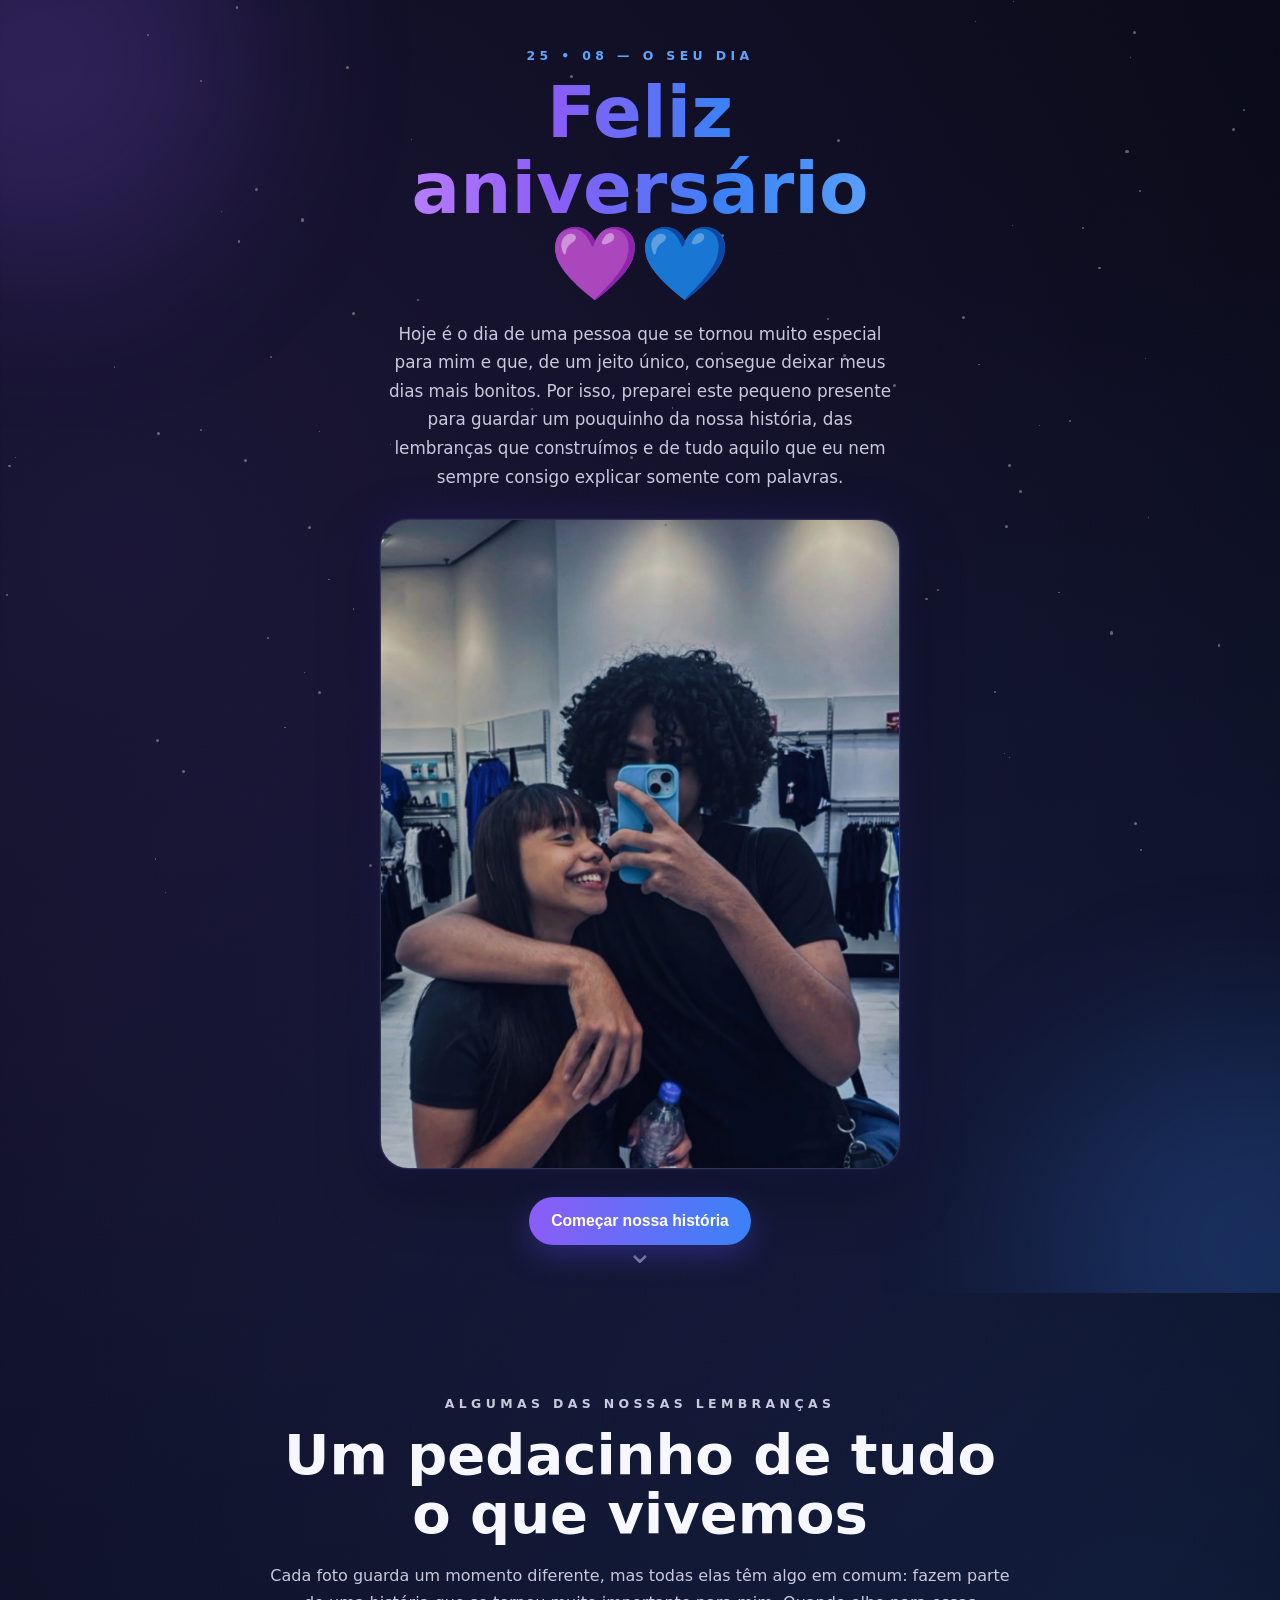
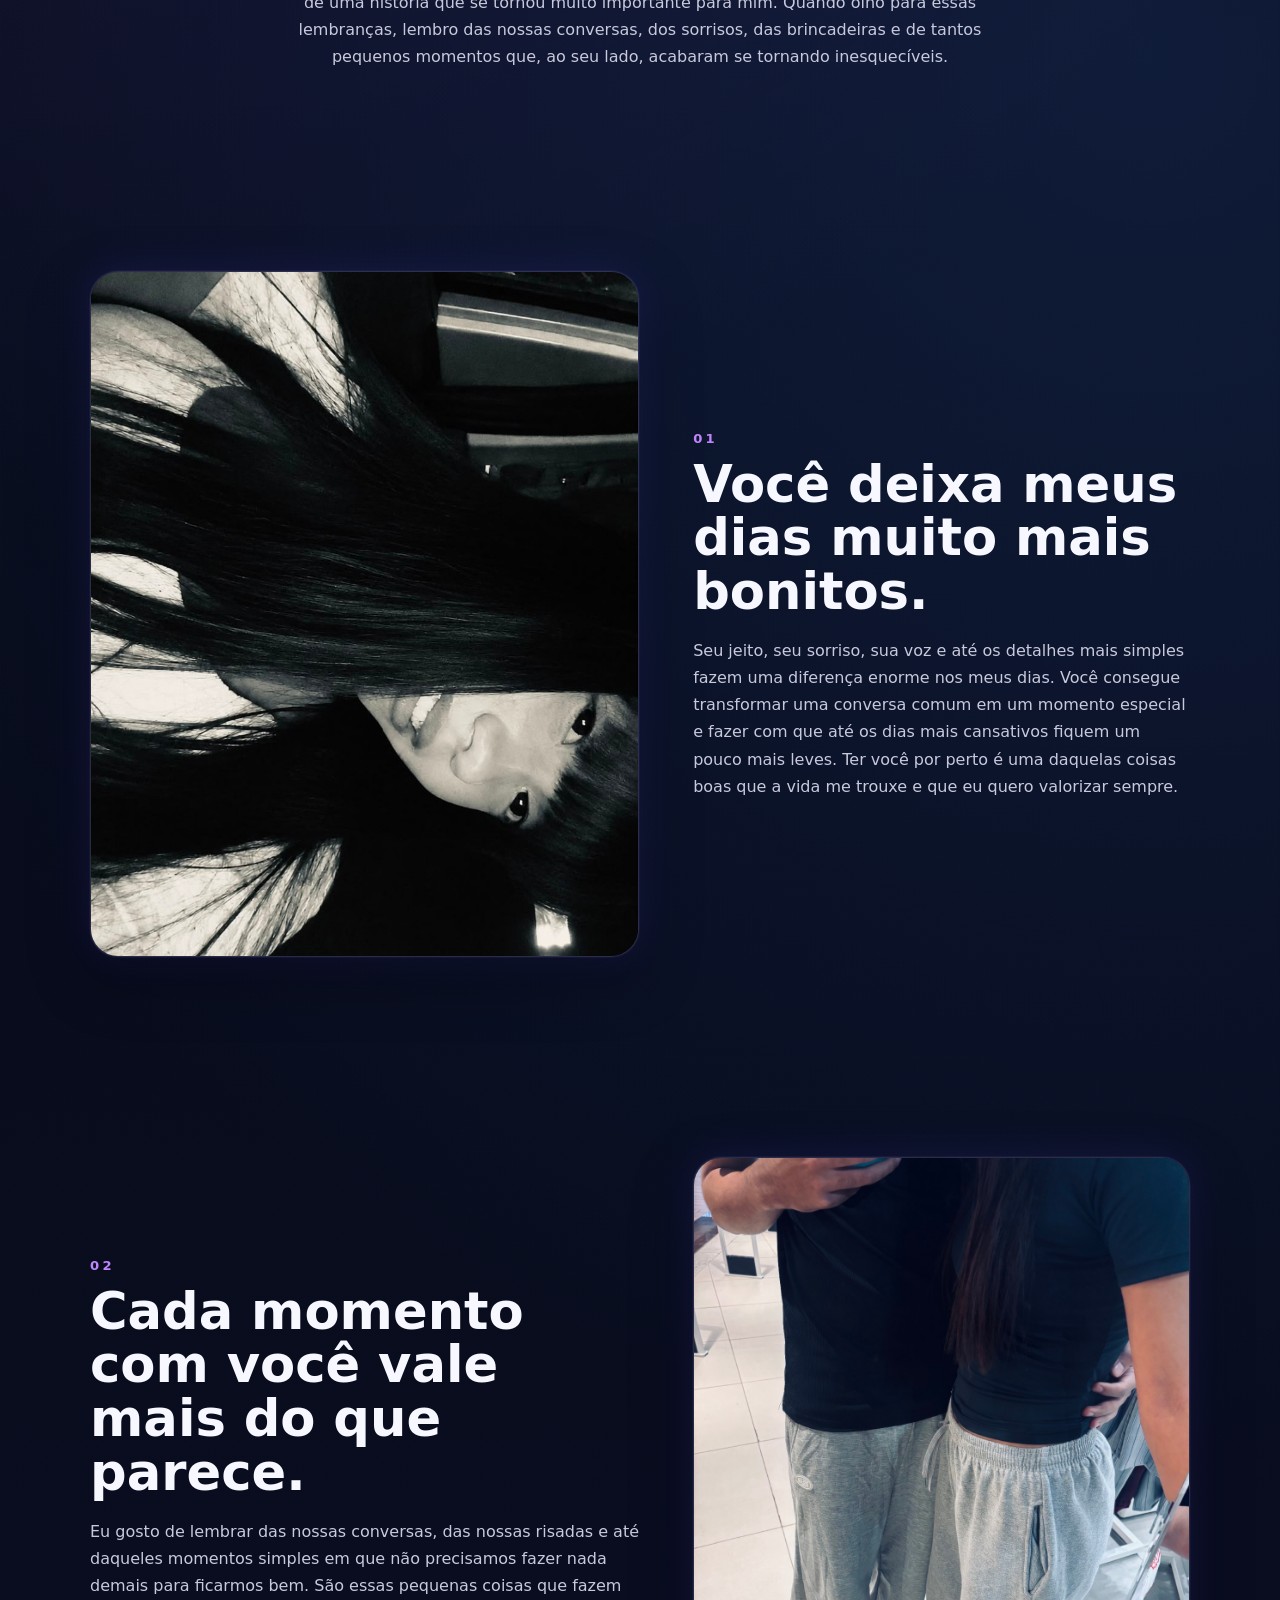
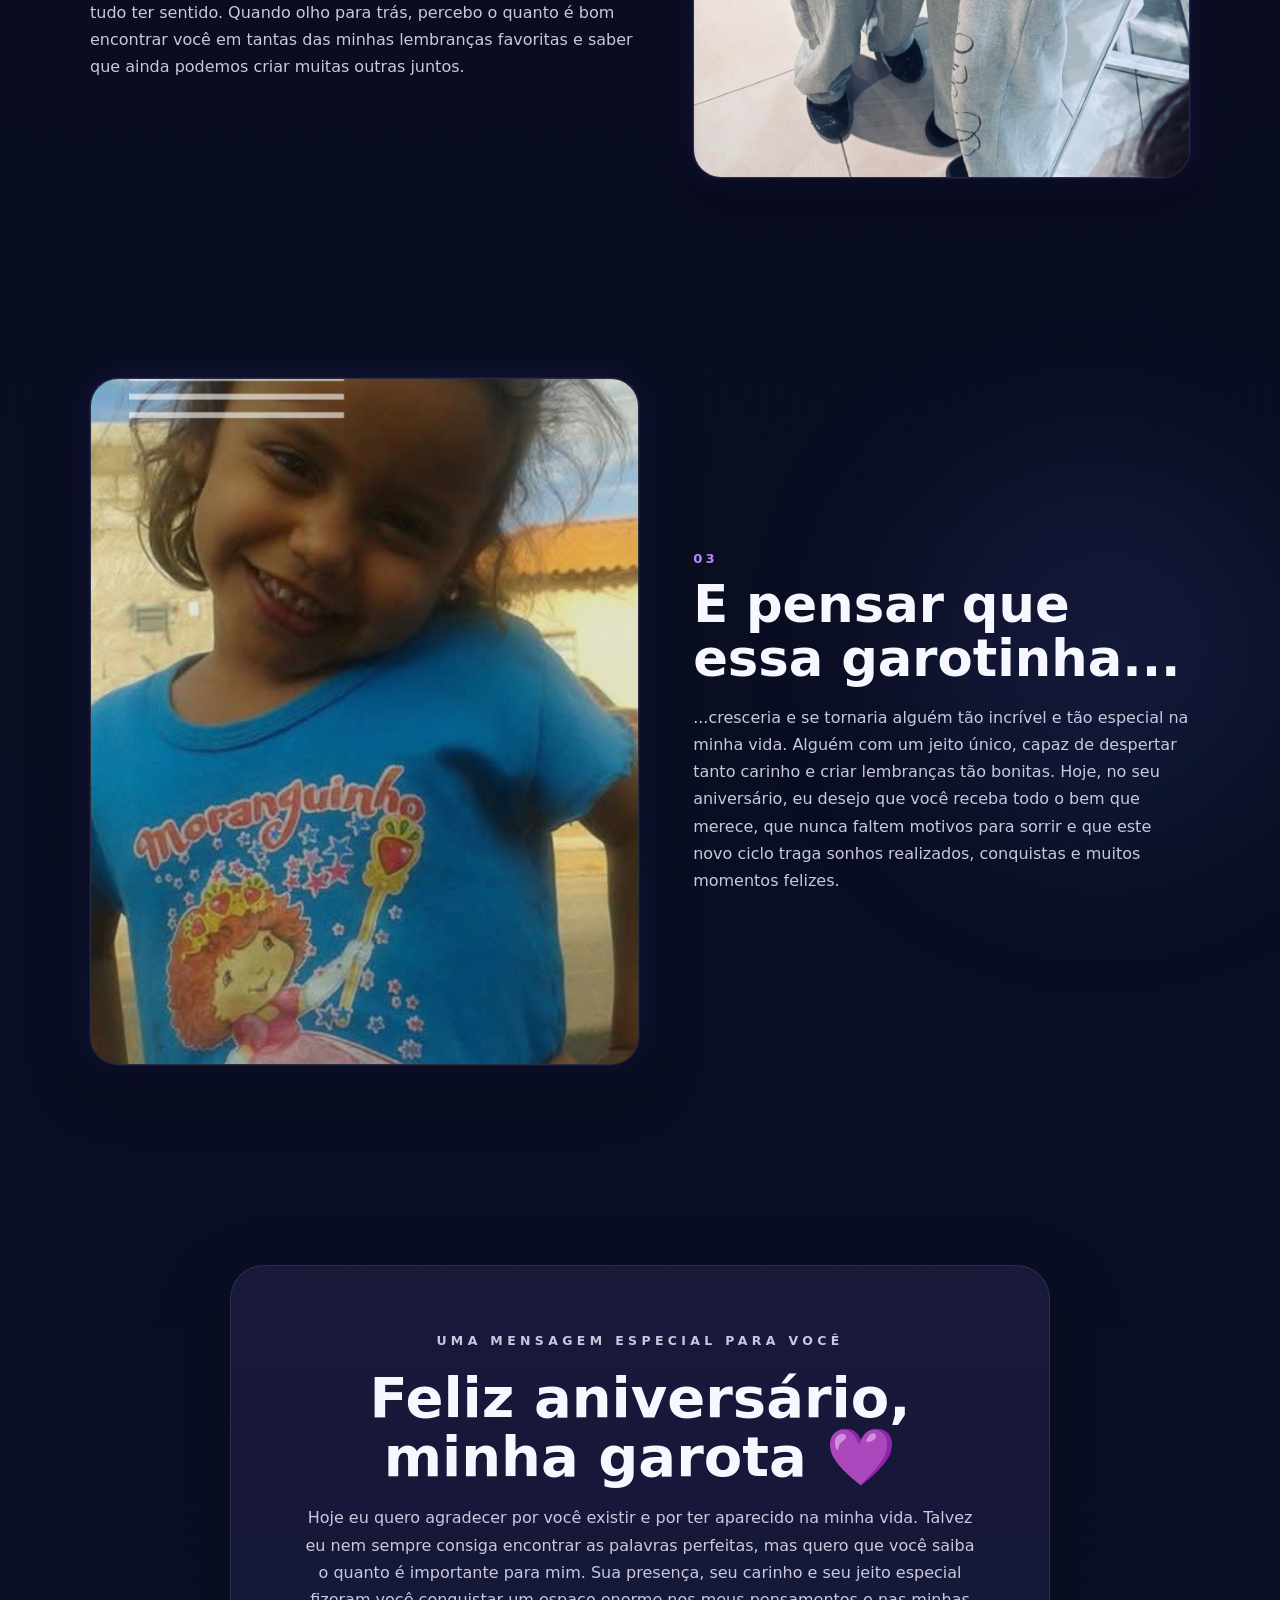
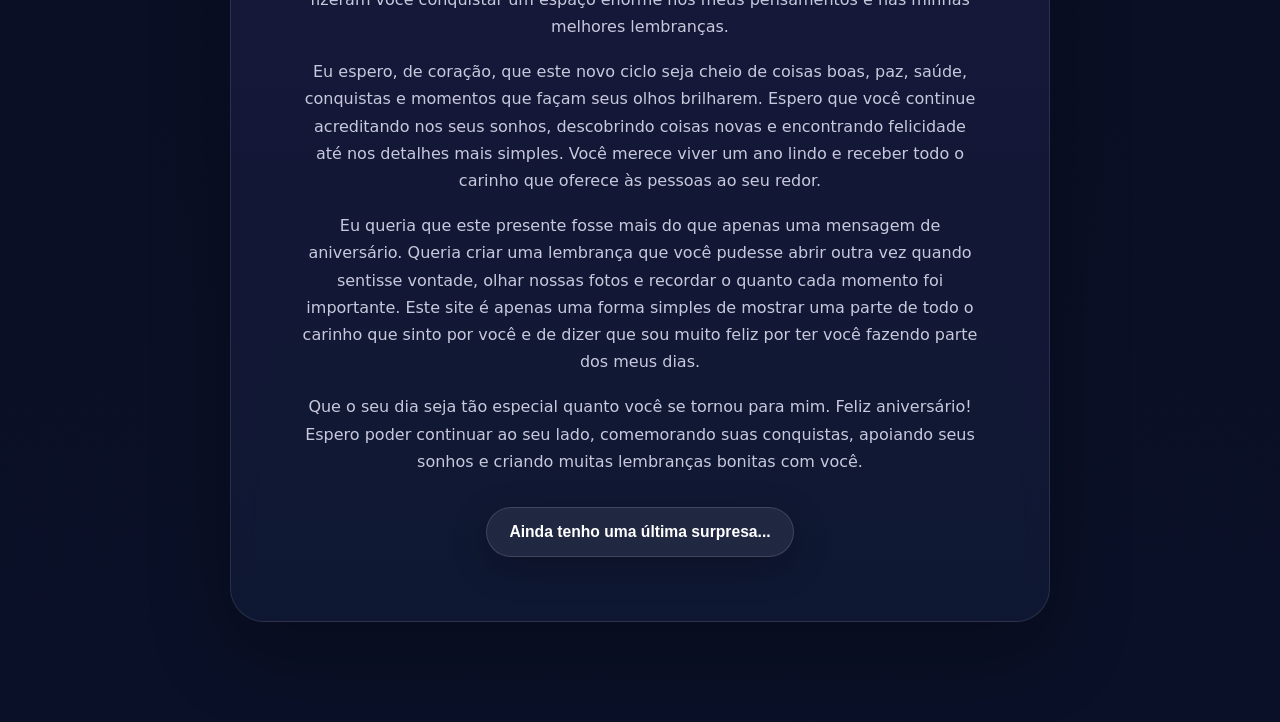
<file: index.html>
<!DOCTYPE html>
<html lang="pt-br">
<head>
  <meta charset="UTF-8" />
  <meta name="viewport" content="width=device-width, initial-scale=1.0" />
  <meta name="theme-color" content="#090b1a" />
  <title>Feliz Aniversário 💜💙</title>
  <link rel="icon" type="image/jpeg" href="imagens/coracao-preview.jpg" />

  <meta name="description" content="Uma surpresa de aniversário feita com carinho." />
  <meta property="og:type" content="website" />
  <meta property="og:locale" content="pt_BR" />
  <meta property="og:title" content="Feliz Aniversário 💜💙" />
  <meta property="og:description" content="Uma surpresa de aniversário feita com carinho." />
  <meta property="og:image" content="https://sevenqzj1.github.io/aniversario/imagens/coracao-preview.jpg" />
  <meta property="og:image:alt" content="Coração em tons de roxo e azul" />
  <meta property="og:image:type" content="image/jpeg" />
  <meta property="og:image:width" content="1200" />
  <meta property="og:image:height" content="630" />
  <meta property="og:url" content="https://sevenqzj1.github.io/aniversario/" />
  <meta name="twitter:card" content="summary_large_image" />
  <link rel="stylesheet" href="style.css" />
</head>
<body>
  <div id="estrelas" aria-hidden="true"></div>

  <header class="hero">
    <div class="hero__glow hero__glow--roxo"></div>
    <div class="hero__glow hero__glow--azul"></div>

    <div class="hero__content reveal">
      <p class="eyebrow">25 • 08 — O SEU DIA</p>
      <h1>Feliz aniversário <span>💜💙</span></h1>
      <p class="hero__text">
        Hoje é o dia de uma pessoa que se tornou muito especial para mim e que,
        de um jeito único, consegue deixar meus dias mais bonitos. Por isso,
        preparei este pequeno presente para guardar um pouquinho da nossa
        história, das lembranças que construímos e de tudo aquilo que eu nem
        sempre consigo explicar somente com palavras.
      </p>

      <div class="photo-card hero__photo">
        <img src="imagens/foto1.jpg" alt="Nossa foto juntos" />
      </div>

      <button class="btn btn--primary" id="comecar">
        Começar nossa história
      </button>
    </div>

    <div class="scroll-indicator" aria-hidden="true">⌄</div>
  </header>

  <main>
    <section class="intro section reveal">
      <p class="eyebrow">ALGUMAS DAS NOSSAS LEMBRANÇAS</p>
      <h2>Um pedacinho de tudo o que vivemos</h2>
      <p>
        Cada foto guarda um momento diferente, mas todas elas têm algo em
        comum: fazem parte de uma história que se tornou muito importante para
        mim. Quando olho para essas lembranças, lembro das nossas conversas,
        dos sorrisos, das brincadeiras e de tantos pequenos momentos que, ao seu
        lado, acabaram se tornando inesquecíveis.
      </p>
    </section>

    <section class="memory section">
      <div class="memory__grid">
        <div class="photo-card reveal-left">
          <img src="imagens/foto2.jpg" alt="Uma lembrança especial" />
        </div>
        <div class="memory__text reveal-right">
          <span class="memory__number">01</span>
          <h3>Você deixa meus dias muito mais bonitos.</h3>
          <p>
            Seu jeito, seu sorriso, sua voz e até os detalhes mais simples fazem
            uma diferença enorme nos meus dias. Você consegue transformar uma
            conversa comum em um momento especial e fazer com que até os dias
            mais cansativos fiquem um pouco mais leves. Ter você por perto é uma
            daquelas coisas boas que a vida me trouxe e que eu quero valorizar
            sempre.
          </p>
        </div>
      </div>
    </section>

    <section class="memory section">
      <div class="memory__grid memory__grid--reverse">
        <div class="photo-card reveal-right">
          <img src="imagens/foto3.jpg" alt="Nós dois juntos" />
        </div>
        <div class="memory__text reveal-left">
          <span class="memory__number">02</span>
          <h3>Cada momento com você vale mais do que parece.</h3>
          <p>
            Eu gosto de lembrar das nossas conversas, das nossas risadas e até
            daqueles momentos simples em que não precisamos fazer nada demais
            para ficarmos bem. São essas pequenas coisas que fazem tudo ter
            sentido. Quando olho para trás, percebo o quanto é bom encontrar
            você em tantas das minhas lembranças favoritas e saber que ainda
            podemos criar muitas outras juntos.
          </p>
        </div>
      </div>
    </section>

    <section class="memory childhood section">
      <div class="childhood__glow"></div>
      <div class="memory__grid">
        <div class="photo-card reveal-left">
          <img src="imagens/foto4.jpg" alt="Foto de infância" />
        </div>
        <div class="memory__text reveal-right">
          <span class="memory__number">03</span>
          <h3>E pensar que essa garotinha...</h3>
          <p>
            ...cresceria e se tornaria alguém tão incrível e tão especial na
            minha vida. Alguém com um jeito único, capaz de despertar tanto
            carinho e criar lembranças tão bonitas. Hoje, no seu aniversário,
            eu desejo que você receba todo o bem que merece, que nunca faltem
            motivos para sorrir e que este novo ciclo traga sonhos realizados,
            conquistas e muitos momentos felizes.
          </p>
        </div>
      </div>
    </section>

    <section class="letter section reveal">
      <div class="letter__card">
        <p class="eyebrow">UMA MENSAGEM ESPECIAL PARA VOCÊ</p>
        <h2>Feliz aniversário, minha garota 💜</h2>
        <p>
          Hoje eu quero agradecer por você existir e por ter aparecido na minha
          vida. Talvez eu nem sempre consiga encontrar as palavras perfeitas,
          mas quero que você saiba o quanto é importante para mim. Sua presença,
          seu carinho e seu jeito especial fizeram você conquistar um espaço
          enorme nos meus pensamentos e nas minhas melhores lembranças.
        </p>
        <p>
          Eu espero, de coração, que este novo ciclo seja cheio de coisas boas,
          paz, saúde, conquistas e momentos que façam seus olhos brilharem.
          Espero que você continue acreditando nos seus sonhos, descobrindo
          coisas novas e encontrando felicidade até nos detalhes mais simples.
          Você merece viver um ano lindo e receber todo o carinho que oferece às
          pessoas ao seu redor.
        </p>
        <p>
          Eu queria que este presente fosse mais do que apenas uma mensagem de
          aniversário. Queria criar uma lembrança que você pudesse abrir outra
          vez quando sentisse vontade, olhar nossas fotos e recordar o quanto
          cada momento foi importante. Este site é apenas uma forma simples de
          mostrar uma parte de todo o carinho que sinto por você e de dizer que
          sou muito feliz por ter você fazendo parte dos meus dias.
        </p>
        <p>
          Que o seu dia seja tão especial quanto você se tornou para mim. Feliz
          aniversário! Espero poder continuar ao seu lado, comemorando suas
          conquistas, apoiando seus sonhos e criando muitas lembranças bonitas
          com você.
        </p>

        <button class="btn btn--secondary" id="surpresa">
          Ainda tenho uma última surpresa...
        </button>
      </div>
    </section>

    <section class="proposal" id="pedido" aria-hidden="true">
      <div class="proposal__overlay"></div>
      <div class="proposal__content" id="pedidoConteudo">
        <p class="proposal__mini">Mas ainda falta a parte mais importante...</p>
        <h2>
          Tudo o que vivemos me fez perceber o quanto eu quero continuar
          criando novos momentos ao seu lado.
        </h2>
        <p>
          Quero estar presente nos dias felizes, apoiar você quando precisar e
          construir uma história cheia de carinho, respeito, companheirismo e
          lembranças que façam nós dois sorrirmos quando olharmos para trás.
        </p>
        <p class="proposal__question">Quer namorar comigo? 💜💙</p>

        <div class="proposal__buttons">
          <button class="btn btn--yes" id="sim">SIM 💜</button>
          <button class="btn btn--talk" id="pessoalmente">
            Quero te responder pessoalmente 💙
          </button>
        </div>

        <p class="proposal__note">
          Não precisa ter pressa para responder. O mais importante para mim é
          que você se sinta bem e saiba que tudo isso foi preparado com muito
          carinho e sinceridade.
        </p>
      </div>
    </section>

    <section class="celebration" id="celebracao" aria-hidden="true">
      <div class="celebration__card">
        <div class="heart">💜💙</div>
        <h2>Então este é o começo de um novo capítulo da nossa história.</h2>
        <p>
          Obrigado por tornar este momento tão especial. Feliz aniversário!
          Espero que a gente guarde este dia com muito carinho e ainda tenha
          inúmeras lembranças bonitas para criar juntos.
        </p>
      </div>
    </section>
  </main>

  <script src="script.js"></script>
</body>
</html>
</file>
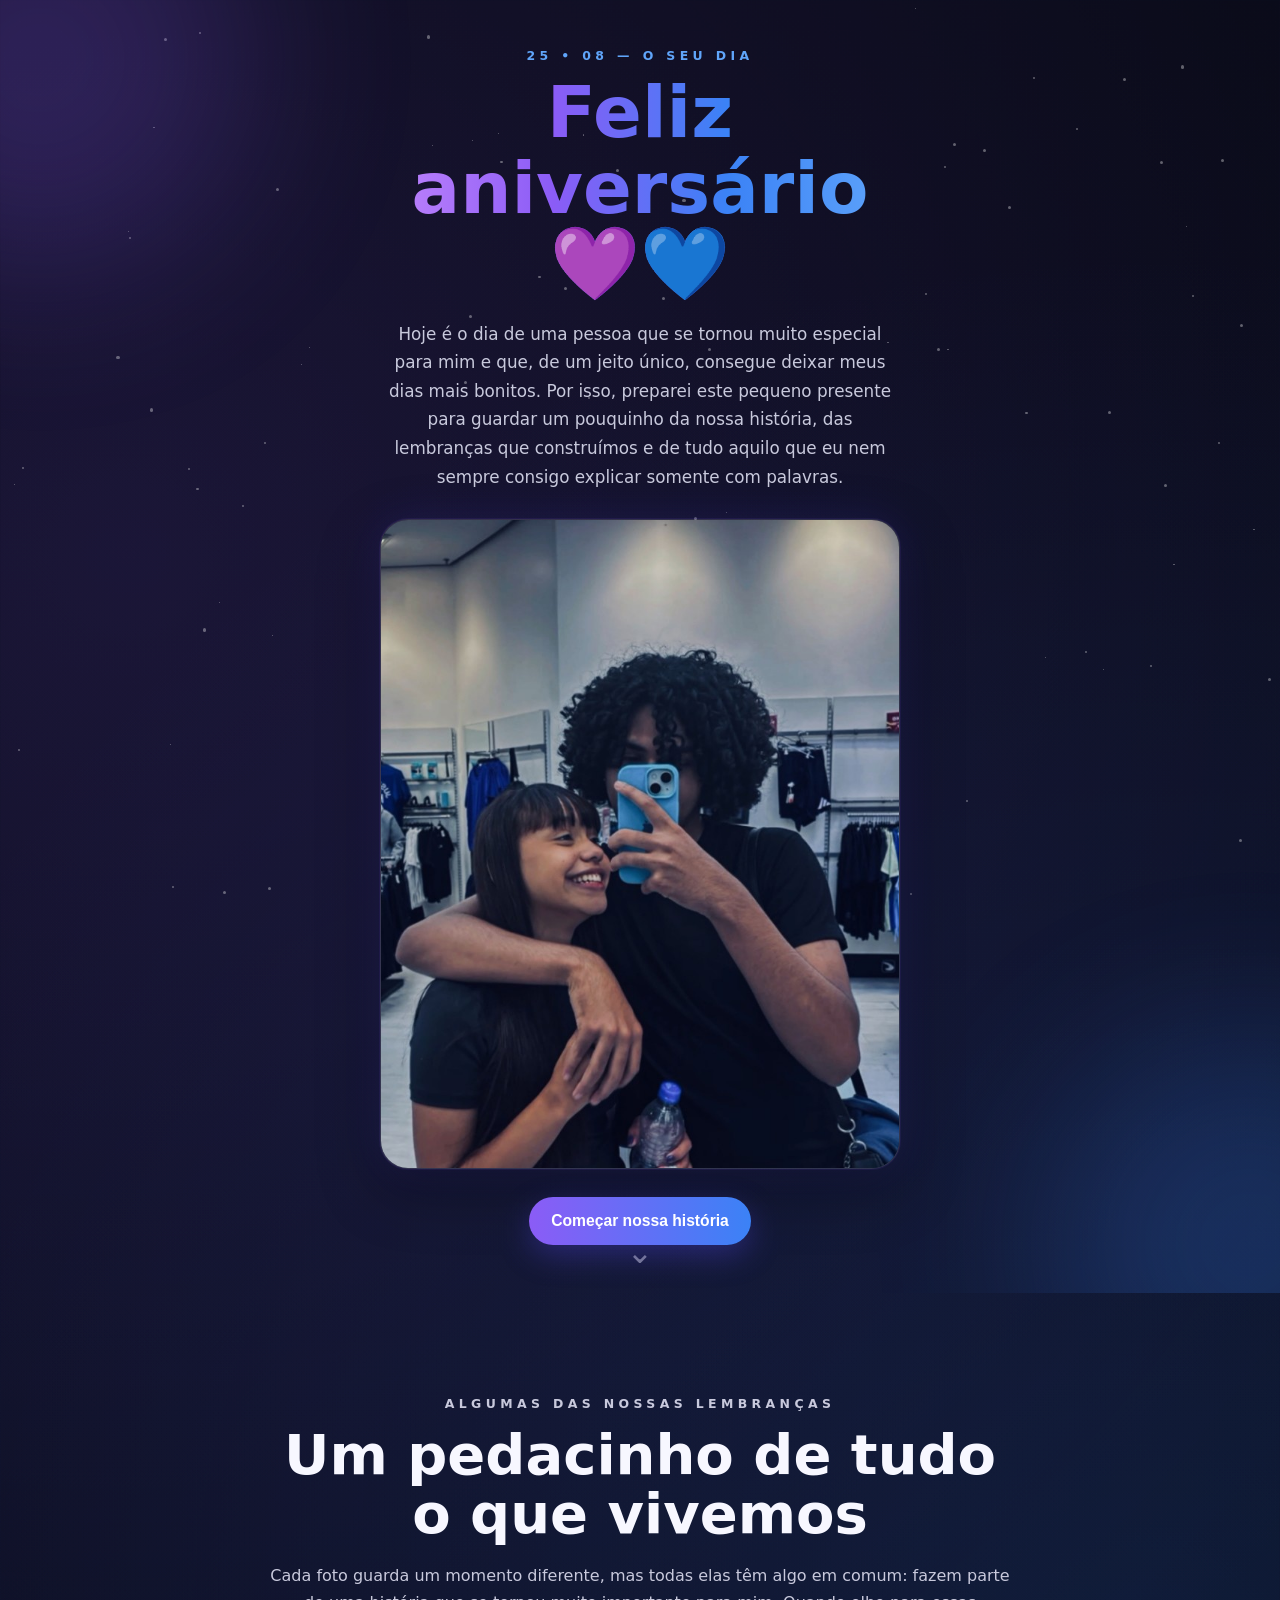
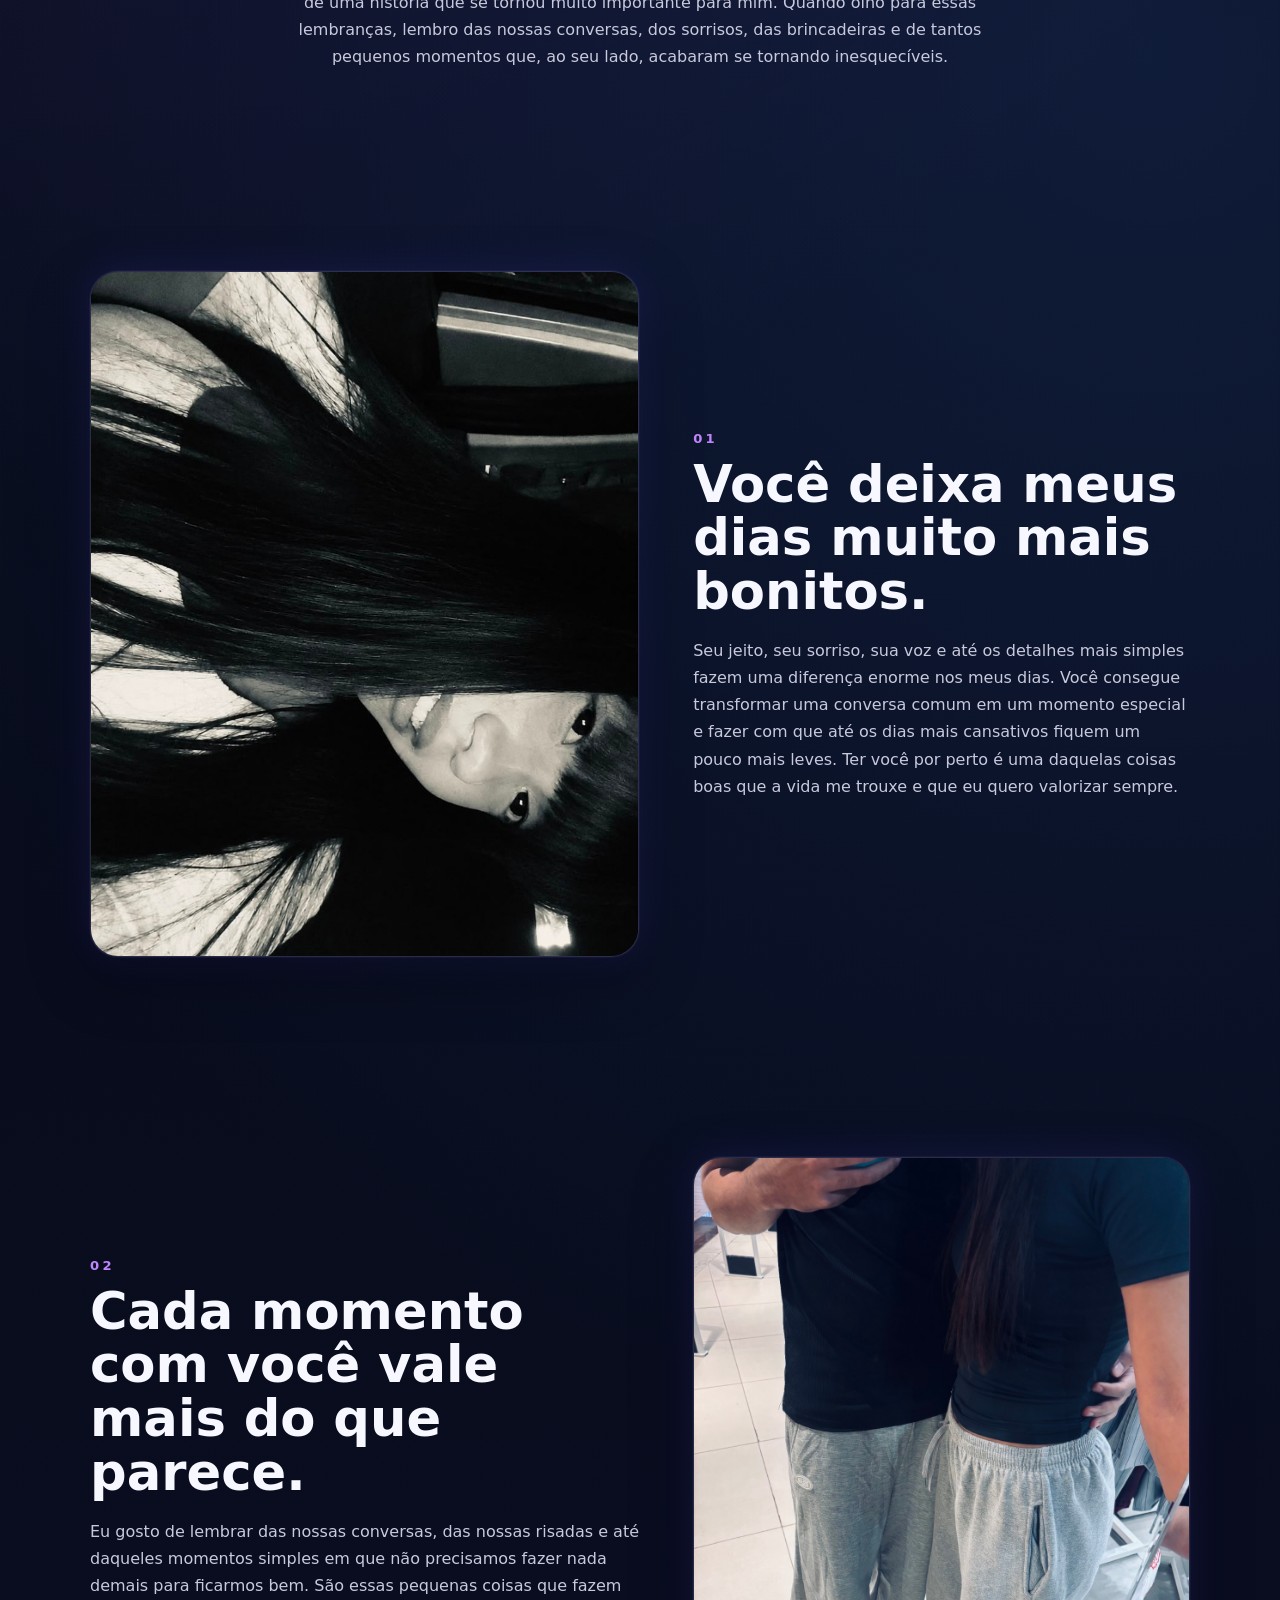
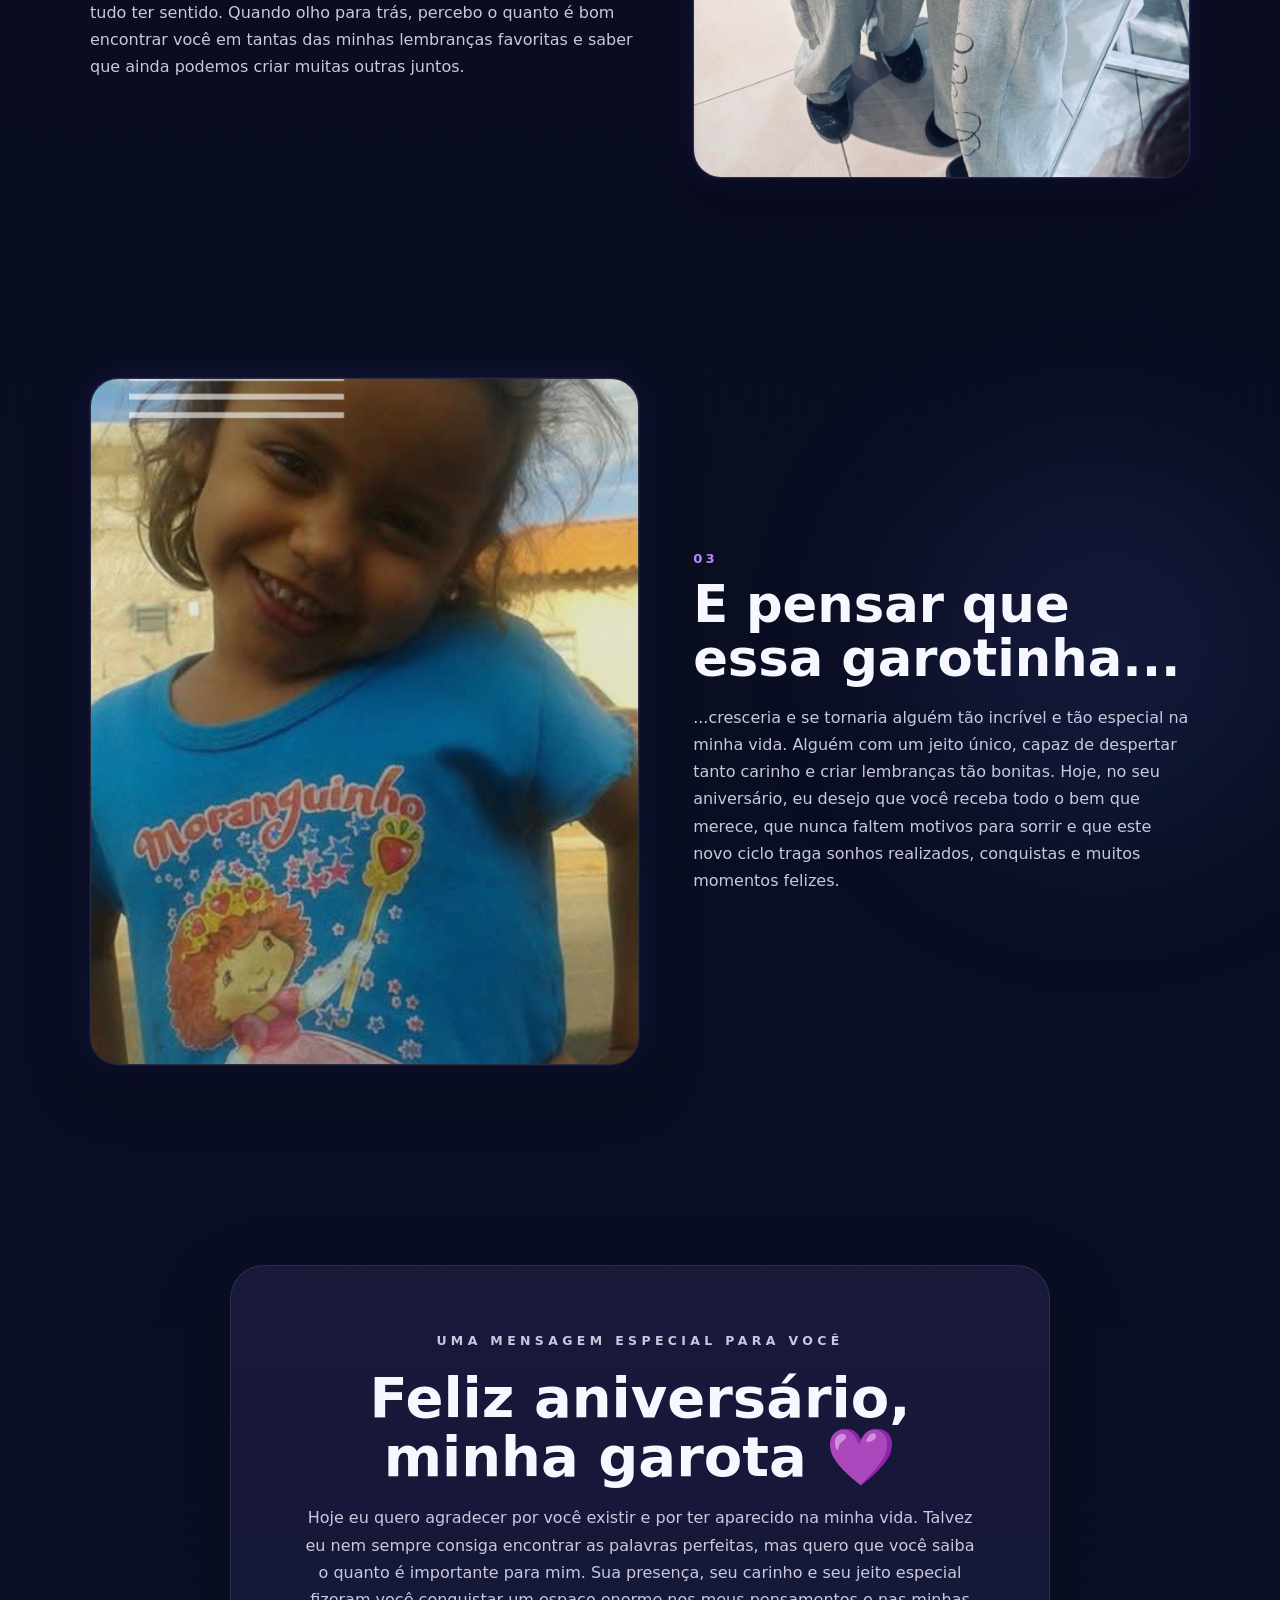
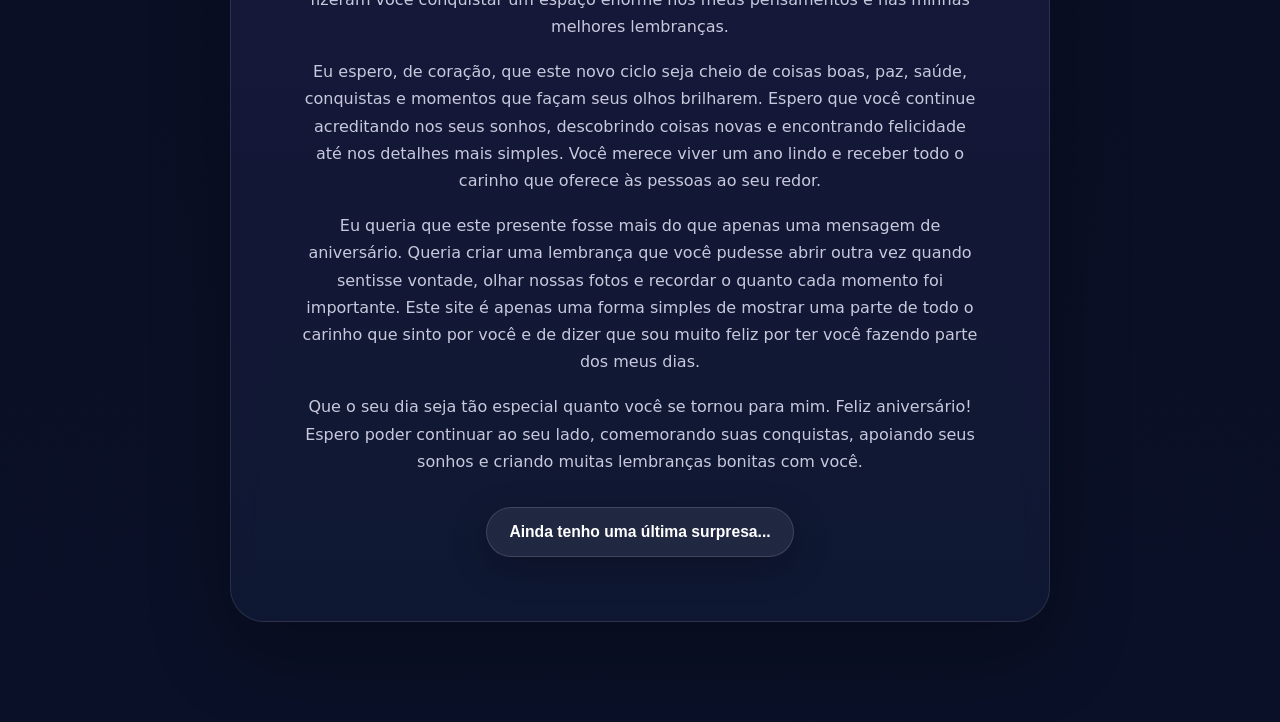
<file: aniversario_site/index.html>
<!DOCTYPE html>
<html lang="pt-br">
<head>
  <meta charset="UTF-8" />
  <meta name="viewport" content="width=device-width, initial-scale=1.0" />
  <meta name="theme-color" content="#090b1a" />
  <title>Feliz Aniversário 💜💙</title>
  <link rel="stylesheet" href="style.css" />
</head>
<body>
  <div id="estrelas" aria-hidden="true"></div>

  <header class="hero">
    <div class="hero__glow hero__glow--roxo"></div>
    <div class="hero__glow hero__glow--azul"></div>

    <div class="hero__content reveal">
      <p class="eyebrow">25 • 08 — O SEU DIA</p>
      <h1>Feliz aniversário <span>💜💙</span></h1>
      <p class="hero__text">
        Hoje é o dia de uma pessoa que se tornou muito especial para mim e que,
        de um jeito único, consegue deixar meus dias mais bonitos. Por isso,
        preparei este pequeno presente para guardar um pouquinho da nossa
        história, das lembranças que construímos e de tudo aquilo que eu nem
        sempre consigo explicar somente com palavras.
      </p>

      <div class="photo-card hero__photo">
        <img src="imagens/foto1.jpg" alt="Nossa foto juntos" />
      </div>

      <button class="btn btn--primary" id="comecar">
        Começar nossa história
      </button>
    </div>

    <div class="scroll-indicator" aria-hidden="true">⌄</div>
  </header>

  <main>
    <section class="intro section reveal">
      <p class="eyebrow">ALGUMAS DAS NOSSAS LEMBRANÇAS</p>
      <h2>Um pedacinho de tudo o que vivemos</h2>
      <p>
        Cada foto guarda um momento diferente, mas todas elas têm algo em
        comum: fazem parte de uma história que se tornou muito importante para
        mim. Quando olho para essas lembranças, lembro das nossas conversas,
        dos sorrisos, das brincadeiras e de tantos pequenos momentos que, ao seu
        lado, acabaram se tornando inesquecíveis.
      </p>
    </section>

    <section class="memory section">
      <div class="memory__grid">
        <div class="photo-card reveal-left">
          <img src="imagens/foto2.jpg" alt="Uma lembrança especial" />
        </div>
        <div class="memory__text reveal-right">
          <span class="memory__number">01</span>
          <h3>Você deixa meus dias muito mais bonitos.</h3>
          <p>
            Seu jeito, seu sorriso, sua voz e até os detalhes mais simples fazem
            uma diferença enorme nos meus dias. Você consegue transformar uma
            conversa comum em um momento especial e fazer com que até os dias
            mais cansativos fiquem um pouco mais leves. Ter você por perto é uma
            daquelas coisas boas que a vida me trouxe e que eu quero valorizar
            sempre.
          </p>
        </div>
      </div>
    </section>

    <section class="memory section">
      <div class="memory__grid memory__grid--reverse">
        <div class="photo-card reveal-right">
          <img src="imagens/foto3.jpg" alt="Nós dois juntos" />
        </div>
        <div class="memory__text reveal-left">
          <span class="memory__number">02</span>
          <h3>Cada momento com você vale mais do que parece.</h3>
          <p>
            Eu gosto de lembrar das nossas conversas, das nossas risadas e até
            daqueles momentos simples em que não precisamos fazer nada demais
            para ficarmos bem. São essas pequenas coisas que fazem tudo ter
            sentido. Quando olho para trás, percebo o quanto é bom encontrar
            você em tantas das minhas lembranças favoritas e saber que ainda
            podemos criar muitas outras juntos.
          </p>
        </div>
      </div>
    </section>

    <section class="memory childhood section">
      <div class="childhood__glow"></div>
      <div class="memory__grid">
        <div class="photo-card reveal-left">
          <img src="imagens/foto4.jpg" alt="Foto de infância" />
        </div>
        <div class="memory__text reveal-right">
          <span class="memory__number">03</span>
          <h3>E pensar que essa garotinha...</h3>
          <p>
            ...cresceria e se tornaria alguém tão incrível e tão especial na
            minha vida. Alguém com um jeito único, capaz de despertar tanto
            carinho e criar lembranças tão bonitas. Hoje, no seu aniversário,
            eu desejo que você receba todo o bem que merece, que nunca faltem
            motivos para sorrir e que este novo ciclo traga sonhos realizados,
            conquistas e muitos momentos felizes.
          </p>
        </div>
      </div>
    </section>

    <section class="letter section reveal">
      <div class="letter__card">
        <p class="eyebrow">UMA MENSAGEM ESPECIAL PARA VOCÊ</p>
        <h2>Feliz aniversário, minha garota 💜</h2>
        <p>
          Hoje eu quero agradecer por você existir e por ter aparecido na minha
          vida. Talvez eu nem sempre consiga encontrar as palavras perfeitas,
          mas quero que você saiba o quanto é importante para mim. Sua presença,
          seu carinho e seu jeito especial fizeram você conquistar um espaço
          enorme nos meus pensamentos e nas minhas melhores lembranças.
        </p>
        <p>
          Eu espero, de coração, que este novo ciclo seja cheio de coisas boas,
          paz, saúde, conquistas e momentos que façam seus olhos brilharem.
          Espero que você continue acreditando nos seus sonhos, descobrindo
          coisas novas e encontrando felicidade até nos detalhes mais simples.
          Você merece viver um ano lindo e receber todo o carinho que oferece às
          pessoas ao seu redor.
        </p>
        <p>
          Eu queria que este presente fosse mais do que apenas uma mensagem de
          aniversário. Queria criar uma lembrança que você pudesse abrir outra
          vez quando sentisse vontade, olhar nossas fotos e recordar o quanto
          cada momento foi importante. Este site é apenas uma forma simples de
          mostrar uma parte de todo o carinho que sinto por você e de dizer que
          sou muito feliz por ter você fazendo parte dos meus dias.
        </p>
        <p>
          Que o seu dia seja tão especial quanto você se tornou para mim. Feliz
          aniversário! Espero poder continuar ao seu lado, comemorando suas
          conquistas, apoiando seus sonhos e criando muitas lembranças bonitas
          com você.
        </p>

        <button class="btn btn--secondary" id="surpresa">
          Ainda tenho uma última surpresa...
        </button>
      </div>
    </section>

    <section class="proposal" id="pedido" aria-hidden="true">
      <div class="proposal__overlay"></div>
      <div class="proposal__content" id="pedidoConteudo">
        <p class="proposal__mini">Mas ainda falta a parte mais importante...</p>
        <h2>
          Tudo o que vivemos me fez perceber o quanto eu quero continuar
          criando novos momentos ao seu lado.
        </h2>
        <p>
          Quero estar presente nos dias felizes, apoiar você quando precisar e
          construir uma história cheia de carinho, respeito, companheirismo e
          lembranças que façam nós dois sorrirmos quando olharmos para trás.
        </p>
        <p class="proposal__question">Quer namorar comigo? 💜💙</p>

        <div class="proposal__buttons">
          <button class="btn btn--yes" id="sim">SIM 💜</button>
          <button class="btn btn--talk" id="pessoalmente">
            Quero te responder pessoalmente 💙
          </button>
        </div>

        <p class="proposal__note">
          Não precisa ter pressa para responder. O mais importante para mim é
          que você se sinta bem e saiba que tudo isso foi preparado com muito
          carinho e sinceridade.
        </p>
      </div>
    </section>

    <section class="celebration" id="celebracao" aria-hidden="true">
      <div class="celebration__card">
        <div class="heart">💜💙</div>
        <h2>Então este é o começo de um novo capítulo da nossa história.</h2>
        <p>
          Obrigado por tornar este momento tão especial. Feliz aniversário!
          Espero que a gente guarde este dia com muito carinho e ainda tenha
          inúmeras lembranças bonitas para criar juntos.
        </p>
      </div>
    </section>
  </main>

  <script src="script.js"></script>
</body>
</html>
</file>
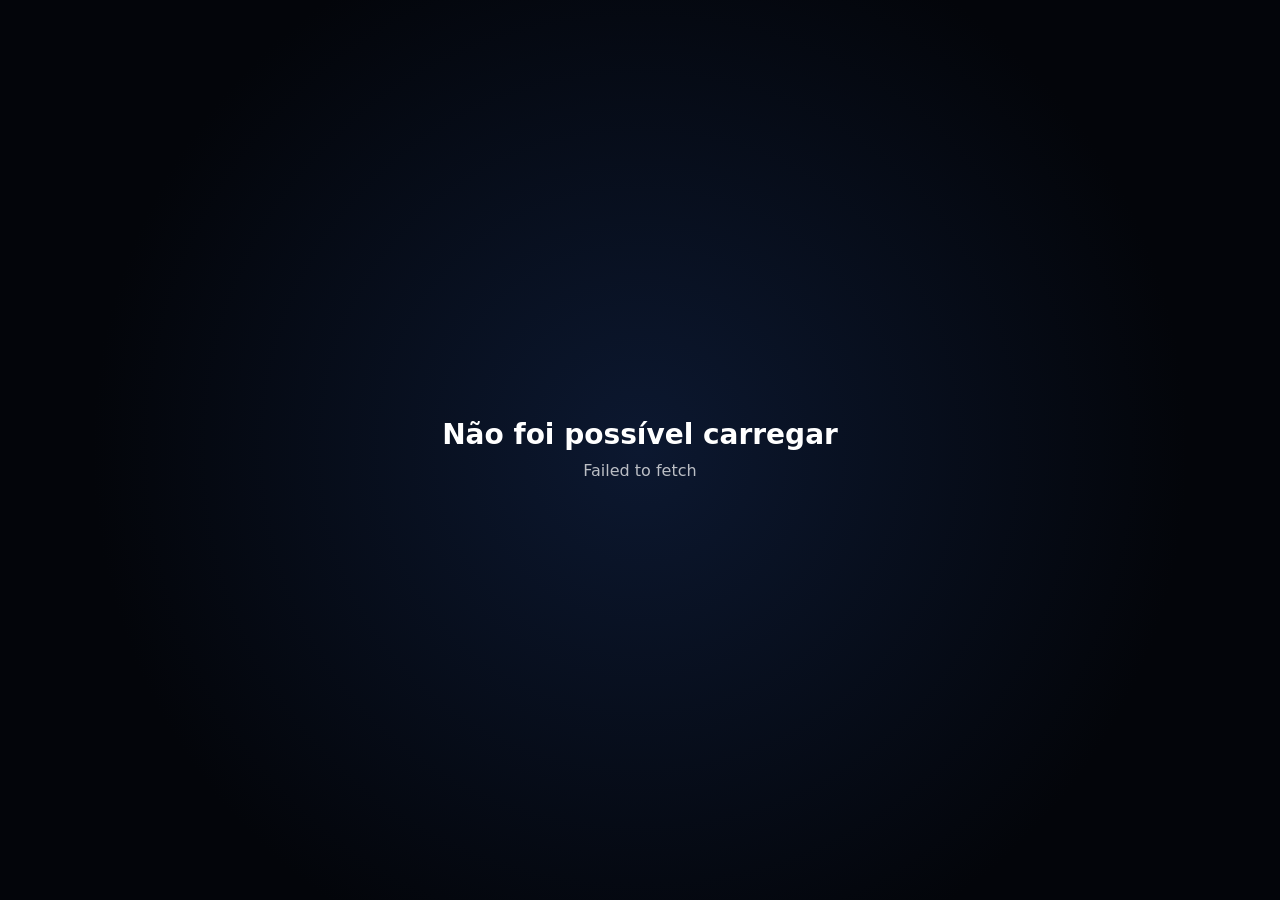
<file: arena/index.html>
<!doctype html>
<html lang="pt-BR">
<head>
<meta charset="utf-8">
<meta name="viewport" content="width=device-width,initial-scale=1">
<meta name="theme-color" content="#03050a">
<title>Arena Bot 3D</title>
<style>
html,body{margin:0;width:100%;height:100%;background:#03050a;color:#fff;font-family:system-ui,-apple-system,Segoe UI,sans-serif;overflow:hidden}
#status{position:fixed;inset:0;display:grid;place-items:center;text-align:center;padding:24px;background:radial-gradient(circle at center,#0c1830,#03050a 70%)}
#status div{max-width:560px}strong{display:block;font-size:28px;margin-bottom:8px}span{opacity:.72;line-height:1.5}
</style>
</head>
<body>
<div id="status"><div><strong>Arena Bot 3D</strong><span id="msg">Carregando o jogo...</span></div></div>
<script>
(async()=>{
  const msg=document.getElementById('msg');
  try{
    if(!('DecompressionStream' in window)) throw new Error('Seu navegador não suporta o carregador do jogo.');
    const base='https://raw.githubusercontent.com/sevenqzj1/aniversario/main/arena/';
    const files=['p1.txt','p2.txt','p3.txt','p4.txt','p5.txt'];
    const parts=[];
    for(let i=0;i<files.length;i++){
      msg.textContent=`Carregando jogo... ${i+1}/${files.length}`;
      const r=await fetch(base+files[i]+'?v=2',{cache:'no-store',mode:'cors'});
      if(!r.ok) throw new Error('Falha ao carregar '+files[i]+' (HTTP '+r.status+')');
      parts.push(await r.text());
    }
    msg.textContent='Iniciando Arena Bot 3D...';
    const b64=parts.join('').replace(/\s+/g,'');
    const bytes=Uint8Array.from(atob(b64),c=>c.charCodeAt(0));
    const stream=new Blob([bytes]).stream().pipeThrough(new DecompressionStream('gzip'));
    const html=await new Response(stream).text();
    document.open();
    document.write(html);
    document.close();
  }catch(e){
    console.error(e);
    document.getElementById('status').innerHTML='<div><strong>Não foi possível carregar</strong><span>'+String(e.message||e)+'</span></div>';
  }
})();
</script>
</body>
</html>
</file>
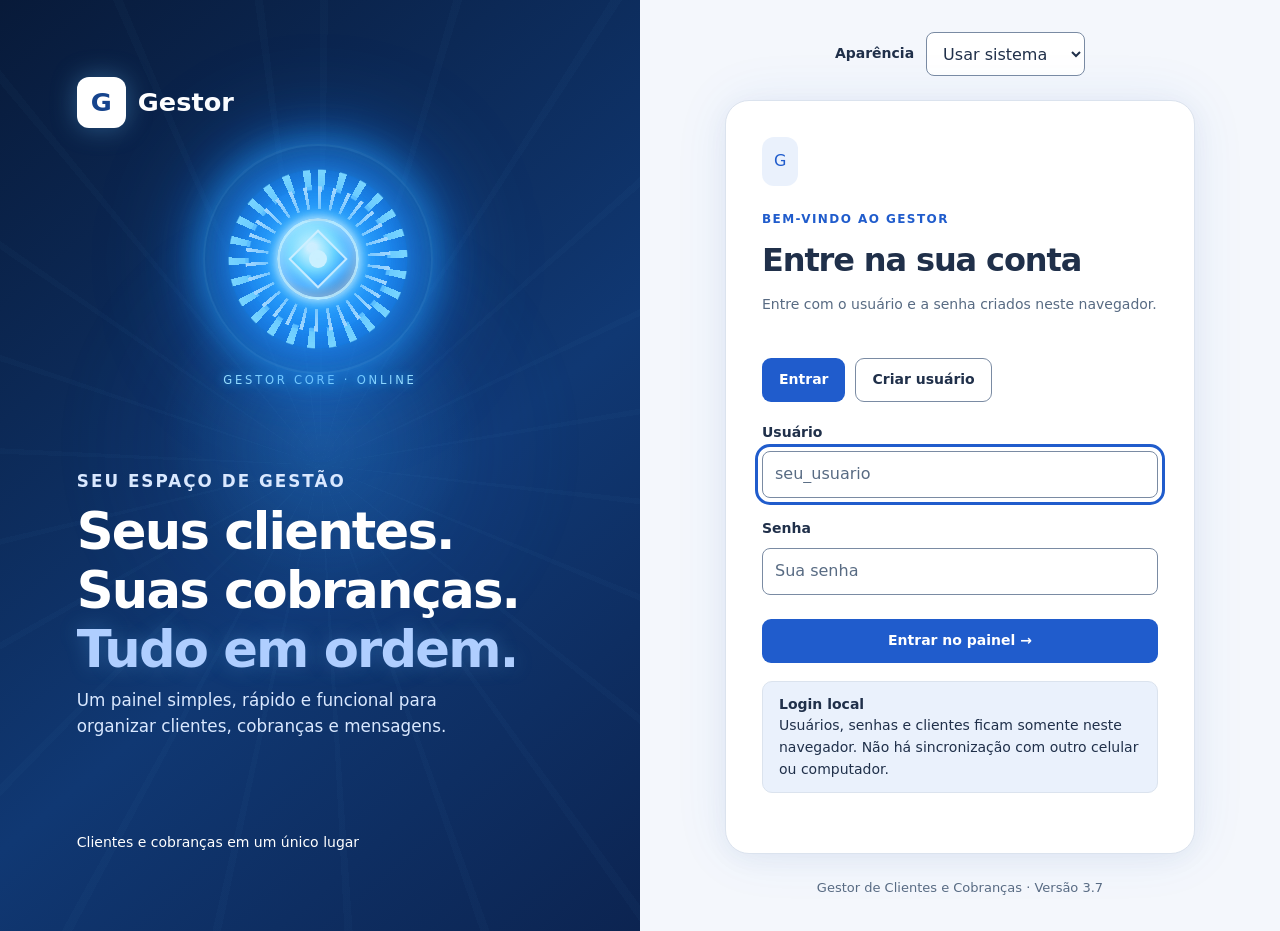
<file: gestor/index.html>
<!doctype html>
<html lang="pt-BR">
  <head>
    <meta charset="UTF-8" />
    <meta name="viewport" content="width=device-width,initial-scale=1" />
    <title>Entrar | Gestor de Clientes e Cobranças</title>
    <script src="js/boot.js?v=37"></script>
    <script src="js/auth.js?v=37"></script>
    <link rel="stylesheet" href="css/tokens.css?v=37" />
    <link rel="stylesheet" href="css/base.css?v=37" />
    <link rel="stylesheet" href="css/components.css?v=37" />
    <link rel="stylesheet" href="css/login.css?v=37" />
    <link rel="stylesheet" href="css/advanced.css?v=37" />
    <meta name="theme-color" content="#0b2d64" />
    <script defer src="js/login.js?v=37"></script>
  </head>
  <body>
    <a class="skip" href="#login-card">Pular para o acesso</a>
    <main class="login-layout">
      <section class="intro">
        <div class="brand"><span class="brand-mark">G</span>Gestor</div>
        <div class="arc-stage" aria-hidden="true">
          <div>
            <div class="arc-reactor">
              <span class="arc-ring"></span><span class="arc-ring two"></span
              ><span class="arc-core"></span>
            </div>
            <div class="arc-label">GESTOR CORE · ONLINE</div>
          </div>
        </div>
        <div class="intro-copy">
          <p class="eyebrow">SEU ESPAÇO DE GESTÃO</p>
          <h1>
            Seus clientes.<br />
            Suas cobranças.<br />
            <span>Tudo em ordem.</span>
          </h1>
          <p>
            Um painel simples, rápido e funcional para organizar clientes,
            cobranças e mensagens.
          </p>
        </div>
        <small class="intro-footer"
          >Clientes e cobranças em um único lugar</small
        >
      </section>
      <section class="access">
        <div class="login-theme">
          <label for="login-theme">Aparência</label
          ><select id="login-theme" data-pref="theme">
            <option value="system">Usar sistema</option>
            <option value="light">Claro</option>
            <option value="dark">Escuro</option>
            <option value="contrast">Alto contraste</option>
          </select>
        </div>
        <div class="login-card" id="login-card" tabindex="-1">
          <span class="login-icon" aria-hidden="true">G</span>
          <p class="eyebrow">BEM-VINDO AO GESTOR</p>
          <h2>Entre na sua conta</h2>
          <p id="auth-note" class="help">
            Entre com o usuário e a senha criados neste navegador.
          </p>
          <div class="actions" style="margin: 18px 0">
            <button class="btn primary" type="button" id="mode-login">
              Entrar</button
            ><button class="btn" type="button" id="mode-register">
              Criar usuário
            </button>
          </div>
          <div
            id="auth-error"
            class="error"
            role="alert"
            tabindex="-1"
            hidden
          ></div>
          <form id="login-form" class="stack" autocomplete="on">
            <div class="field">
              <label for="login-username">Usuário</label
              ><input
                id="login-username"
                name="username"
                autocomplete="username"
                required
                minlength="3"
                maxlength="24"
                placeholder="seu_usuario"
              />
            </div>
            <div class="field">
              <label for="login-password">Senha</label
              ><input
                id="login-password"
                name="password"
                type="password"
                autocomplete="current-password"
                required
                minlength="6"
                placeholder="Sua senha"
              />
            </div>
            <button class="btn primary block" type="submit">
              Entrar no painel →
            </button>
          </form>
          <form id="register-form" class="stack" autocomplete="off" hidden>
            <div class="field">
              <label for="register-username">Novo usuário</label
              ><input
                id="register-username"
                name="username"
                required
                minlength="3"
                maxlength="24"
                pattern="[A-Za-z0-9._-]{3,24}"
                placeholder="ex.: stark"
              />
              <p class="help">
                Use letras, números, ponto, hífen ou underline.
              </p>
            </div>
            <div class="field">
              <label for="register-password">Criar senha</label
              ><input
                id="register-password"
                name="password"
                type="password"
                autocomplete="new-password"
                required
                minlength="6"
                placeholder="Mínimo de 6 caracteres"
              />
            </div>
            <div class="field">
              <label for="register-confirm">Confirmar senha</label
              ><input
                id="register-confirm"
                name="confirm"
                type="password"
                autocomplete="new-password"
                required
                minlength="6"
                placeholder="Digite novamente"
              />
            </div>
            <button class="btn primary block" type="submit">
              Criar usuário e entrar →
            </button>
          </form>
          <p id="known-users" class="help" style="margin-top: 18px"></p>
          <div class="notice" style="margin-top: 18px">
            <strong>Login local</strong>
            <p>
              Usuários, senhas e clientes ficam somente neste navegador. Não há
              sincronização com outro celular ou computador.
            </p>
          </div>
        </div>
        <footer>Gestor de Clientes e Cobranças · Versão 3.7</footer>
      </section>
    </main>
  </body>
</html>
</file>
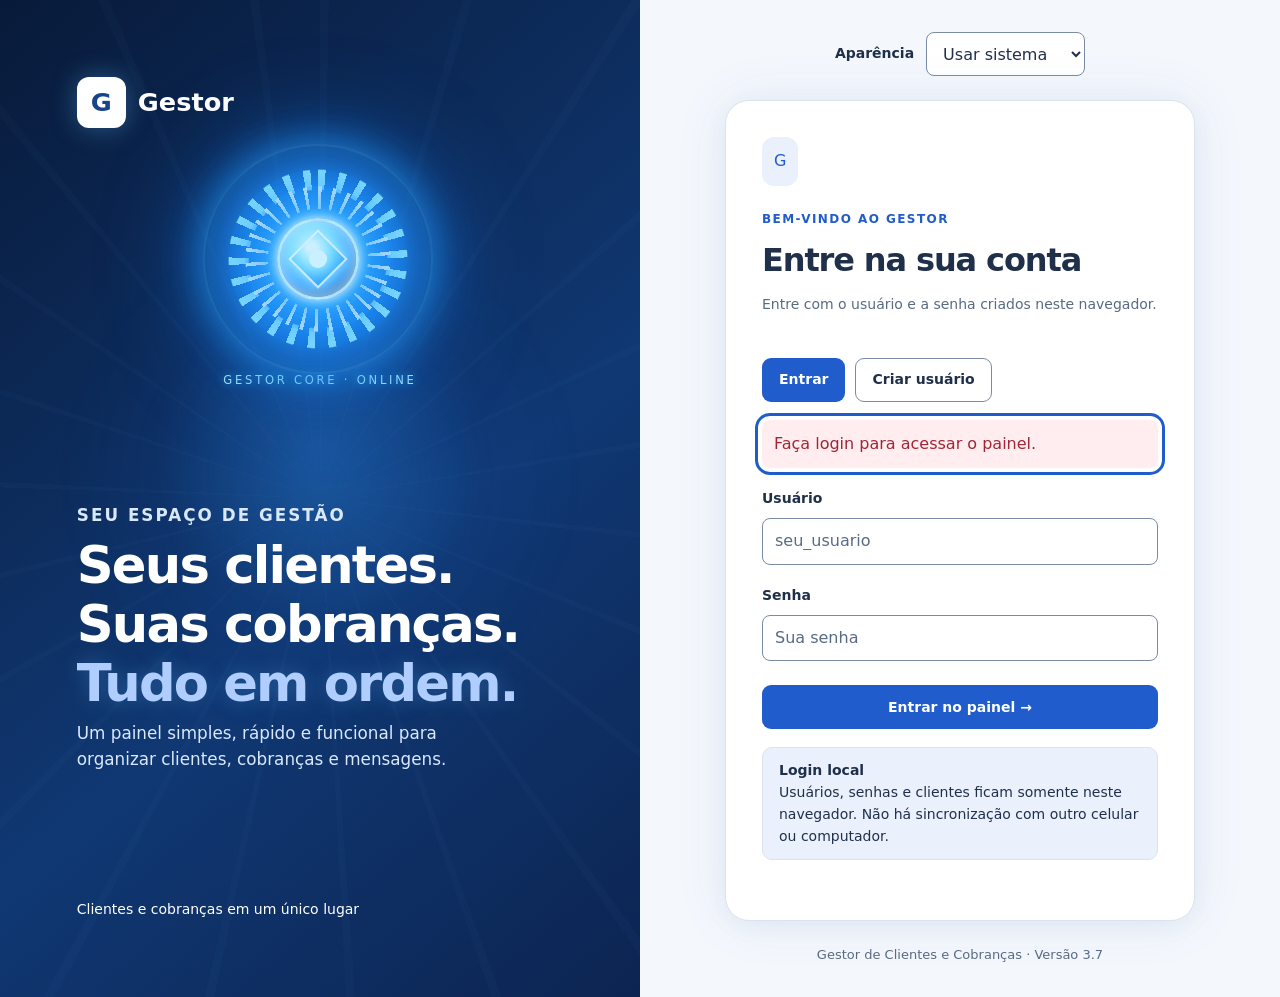
<file: gestor/painel.html>
<!doctype html>
<html lang="pt-BR">
  <head>
    <meta charset="UTF-8" />
    <meta name="viewport" content="width=device-width,initial-scale=1" />
    <title>Gestor de Clientes e Cobranças</title>
    <script src="js/auth.js?v=37" data-guard></script>
    <script src="js/boot.js?v=37"></script>
    <link rel="stylesheet" href="css/tokens.css?v=37" />
    <link rel="stylesheet" href="css/base.css?v=37" />
    <link rel="stylesheet" href="css/components.css?v=37" />
    <link rel="stylesheet" href="css/estilo.css?v=37" />
    <link rel="stylesheet" href="css/advanced.css?v=37" />
    <meta name="theme-color" content="#143770" />
  </head>
  <body>
    <a class="skip" href="#main">Pular para o conteúdo</a>
    <div id="app" class="app"></div>
    <noscript
      ><p>Ative o JavaScript para usar esta versão interativa.</p></noscript
    >
    <dialog id="dialog" aria-labelledby="modal-title">
      <div class="panel-head">
        <h2 id="modal-title"></h2>
        <button
          class="btn"
          type="button"
          data-action="close-modal"
          aria-label="Fechar janela"
        >
          ×
        </button>
      </div>
      <div class="panel-body" id="modal-body"></div>
    </dialog>
    <div id="toast" class="toast" role="status" aria-live="polite" hidden></div>
    <div id="announce" class="sr-only" role="status" aria-live="polite"></div>
    <script src="js/core.js?v=37"></script>
    <script src="js/store.js?v=37"></script>
    <script src="js/utils.js?v=37"></script>
    <script src="js/advanced.js?v=37"></script>
    <script src="js/app-1.js?v=37"></script>
    <script src="js/app-2.js?v=37"></script>
    <script src="js/app-3.js?v=37"></script>
    <script src="js/app-4.js?v=37"></script>
    <script src="js/app-5.js?v=37"></script>
    <script src="js/app-6.js?v=37"></script>
    <script src="js/app-7.js?v=37"></script>
    <script src="js/app-8.js?v=37"></script>
  </body>
</html>
</file>
<file: style.css>
* {
  margin: 0;
  padding: 0;
  box-sizing: border-box;
}

:root {
  --bg: #070914;
  --bg-2: #0a1027;
  --text: #f7f7ff;
  --muted: #c8c9dc;
  --purple: #8b5cf6;
  --purple-light: #c084fc;
  --blue: #3b82f6;
  --blue-light: #60a5fa;
  --card: rgba(14, 18, 39, 0.72);
  --border: rgba(255, 255, 255, 0.10);
}

html {
  scroll-behavior: smooth;
}

body {
  background:
    radial-gradient(circle at 10% 10%, rgba(139, 92, 246, .15), transparent 30%),
    radial-gradient(circle at 90% 30%, rgba(59, 130, 246, .14), transparent 35%),
    linear-gradient(180deg, var(--bg), var(--bg-2));
  color: var(--text);
  font-family: Inter, ui-sans-serif, system-ui, -apple-system, BlinkMacSystemFont, "Segoe UI", sans-serif;
  overflow-x: hidden;
  min-height: 100vh;
}

body.modal-open {
  overflow: hidden;
}

#estrelas {
  position: fixed;
  inset: 0;
  pointer-events: none;
  z-index: 0;
  overflow: hidden;
}

.star {
  position: absolute;
  border-radius: 999px;
  background: white;
  opacity: .35;
  animation: twinkle var(--speed) ease-in-out infinite alternate;
}

@keyframes twinkle {
  from { opacity: .12; transform: scale(.7); }
  to { opacity: .85; transform: scale(1.25); }
}

.hero,
.section,
.proposal,
.celebration {
  position: relative;
  z-index: 1;
}

.hero {
  min-height: 100svh;
  display: grid;
  place-items: center;
  padding: 48px 20px;
  text-align: center;
  overflow: hidden;
}

.hero__content {
  width: min(100%, 520px);
  position: relative;
  z-index: 2;
}

.hero__glow {
  position: absolute;
  width: 420px;
  height: 420px;
  border-radius: 50%;
  filter: blur(90px);
  opacity: .22;
}

.hero__glow--roxo {
  background: var(--purple);
  top: -150px;
  left: -170px;
}

.hero__glow--azul {
  background: var(--blue);
  bottom: -160px;
  right: -180px;
}

.eyebrow {
  letter-spacing: .35em;
  font-size: .78rem;
  font-weight: 800;
  color: var(--blue-light);
  margin-bottom: 12px;
}

h1, h2, h3 {
  line-height: 1.05;
}

h1 {
  font-size: clamp(2.4rem, 8vw, 4.5rem);
  margin-bottom: 18px;
  background: linear-gradient(90deg, var(--purple-light), var(--purple), var(--blue), var(--blue-light));
  -webkit-background-clip: text;
  background-clip: text;
  color: transparent;
}

h1 span {
  color: white;
  -webkit-text-fill-color: initial;
}

.hero__text,
.intro p,
.memory__text p,
.letter__card p,
.proposal__note,
.celebration__card p {
  color: var(--muted);
  line-height: 1.7;
}

.hero__text {
  font-size: 1.05rem;
  margin-bottom: 28px;
}

.photo-card {
  border-radius: 28px;
  overflow: hidden;
  border: 1px solid var(--border);
  box-shadow:
    0 0 0 1px rgba(139, 92, 246, .08),
    0 20px 60px rgba(0, 0, 0, .35),
    0 0 42px rgba(88, 80, 236, .18);
  background: rgba(255,255,255,.03);
}

.photo-card img {
  display: block;
  width: 100%;
  height: 100%;
  object-fit: cover;
}

.hero__photo {
  aspect-ratio: 4 / 5;
  margin-bottom: 28px;
}

.btn {
  appearance: none;
  border: 0;
  color: white;
  font-weight: 800;
  font-size: .98rem;
  padding: 15px 22px;
  border-radius: 999px;
  cursor: pointer;
  transition: transform .25s ease, box-shadow .25s ease, opacity .25s ease;
}

.btn:hover {
  transform: translateY(-3px) scale(1.02);
}

.btn:active {
  transform: translateY(0) scale(.98);
}

.btn--primary,
.btn--yes {
  background: linear-gradient(90deg, var(--purple), var(--blue));
  box-shadow: 0 10px 30px rgba(79, 70, 229, .35);
}

.btn--secondary {
  background: rgba(255,255,255,.07);
  border: 1px solid rgba(255,255,255,.14);
  box-shadow: 0 10px 35px rgba(0,0,0,.25);
}

.btn--talk {
  background: rgba(96, 165, 250, .10);
  border: 1px solid rgba(96, 165, 250, .30);
}

.scroll-indicator {
  position: absolute;
  bottom: 22px;
  font-size: 2rem;
  opacity: .45;
  animation: bounce 1.5s ease-in-out infinite;
}

@keyframes bounce {
  0%,100% { transform: translateY(0); }
  50% { transform: translateY(8px); }
}

.section {
  width: min(1100px, calc(100% - 36px));
  margin: 0 auto;
  padding: 100px 0;
}

.intro {
  text-align: center;
  max-width: 760px;
}

.intro h2,
.letter h2 {
  font-size: clamp(2rem, 6vw, 3.5rem);
  margin-bottom: 18px;
}

.memory__grid {
  display: grid;
  grid-template-columns: 1.05fr .95fr;
  gap: 54px;
  align-items: center;
}

.memory__grid--reverse .photo-card {
  order: 2;
}

.memory__grid--reverse .memory__text {
  order: 1;
}

.memory .photo-card {
  aspect-ratio: 4 / 5;
}

.memory__number {
  display: inline-block;
  font-size: .82rem;
  letter-spacing: .25em;
  color: var(--purple-light);
  margin-bottom: 12px;
  font-weight: 800;
}

.memory__text h3 {
  font-size: clamp(2rem, 5vw, 3.2rem);
  margin-bottom: 18px;
}

.childhood {
  position: relative;
}

.childhood__glow {
  position: absolute;
  width: 380px;
  height: 380px;
  right: -100px;
  top: 20%;
  background: linear-gradient(135deg, var(--purple), var(--blue));
  filter: blur(100px);
  opacity: .12;
  border-radius: 50%;
  pointer-events: none;
}

.letter {
  max-width: 820px;
}

.letter__card {
  padding: clamp(28px, 6vw, 64px);
  border-radius: 34px;
  text-align: center;
  background:
    linear-gradient(180deg, rgba(139,92,246,.10), rgba(59,130,246,.06)),
    var(--card);
  border: 1px solid var(--border);
  backdrop-filter: blur(14px);
  box-shadow: 0 30px 80px rgba(0,0,0,.28);
}

.letter__card p {
  margin: 0 auto 18px;
  max-width: 680px;
}

.letter__card .btn {
  margin-top: 14px;
}

.proposal {
  position: fixed;
  inset: 0;
  z-index: 30;
  display: none;
  place-items: center;
  padding: 24px;
}

.proposal.show {
  display: grid;
}

.proposal__overlay {
  position: absolute;
  inset: 0;
  background:
    radial-gradient(circle at 30% 20%, rgba(139, 92, 246, .32), transparent 40%),
    radial-gradient(circle at 70% 75%, rgba(59, 130, 246, .28), transparent 42%),
    rgba(4, 6, 18, .96);
  backdrop-filter: blur(14px);
}

.proposal__content {
  position: relative;
  width: min(700px, 100%);
  padding: clamp(30px, 7vw, 70px);
  text-align: center;
  border: 1px solid rgba(255,255,255,.13);
  border-radius: 34px;
  background: rgba(9, 12, 30, .72);
  box-shadow: 0 35px 90px rgba(0,0,0,.5);
  animation: proposalIn .8s cubic-bezier(.2,.8,.2,1);
}

@keyframes proposalIn {
  from { opacity: 0; transform: translateY(30px) scale(.94); }
  to { opacity: 1; transform: translateY(0) scale(1); }
}

.proposal__mini {
  color: var(--blue-light);
  font-weight: 800;
  margin-bottom: 14px;
}

.proposal h2 {
  font-size: clamp(1.8rem, 6vw, 3.4rem);
  margin-bottom: 26px;
}

.proposal__question {
  font-size: clamp(2rem, 7vw, 4.2rem);
  font-weight: 900;
  margin-bottom: 30px;
  background: linear-gradient(90deg, var(--purple-light), var(--blue-light));
  -webkit-background-clip: text;
  background-clip: text;
  color: transparent;
}

.proposal__buttons {
  display: flex;
  flex-wrap: wrap;
  justify-content: center;
  gap: 12px;
}

.proposal__note {
  font-size: .85rem;
  margin-top: 20px;
  opacity: .75;
}

.celebration {
  position: fixed;
  inset: 0;
  z-index: 40;
  display: none;
  place-items: center;
  padding: 24px;
  background:
    radial-gradient(circle at center, rgba(139,92,246,.28), transparent 35%),
    linear-gradient(135deg, #090a1d, #101b3d);
}

.celebration.show {
  display: grid;
}

.celebration__card {
  text-align: center;
  width: min(650px, 100%);
  animation: proposalIn .7s ease;
}

.celebration__card .heart {
  font-size: 4rem;
  margin-bottom: 18px;
  animation: pulse 1s ease-in-out infinite alternate;
}

@keyframes pulse {
  from { transform: scale(.95); }
  to { transform: scale(1.1); }
}

.celebration__card h2 {
  font-size: clamp(2rem, 7vw, 4rem);
  margin-bottom: 18px;
}

.confetti-heart {
  position: fixed;
  z-index: 50;
  top: -40px;
  pointer-events: none;
  animation: fall linear forwards;
}

@keyframes fall {
  to {
    transform: translateY(110vh) rotate(720deg);
    opacity: .2;
  }
}

.reveal,
.reveal-left,
.reveal-right {
  opacity: 0;
  transition: opacity .8s ease, transform .8s cubic-bezier(.2,.7,.2,1);
}

.reveal { transform: translateY(28px); }
.reveal-left { transform: translateX(-42px); }
.reveal-right { transform: translateX(42px); }

.visible {
  opacity: 1;
  transform: translate(0,0);
}

@media (max-width: 760px) {
  .section {
    padding: 76px 0;
  }

  .memory__grid,
  .memory__grid--reverse {
    grid-template-columns: 1fr;
    gap: 28px;
  }

  .memory__grid--reverse .photo-card,
  .memory__grid--reverse .memory__text {
    order: initial;
  }

  .memory__text {
    text-align: center;
  }

  .hero {
    padding-top: 34px;
  }

  .proposal__buttons {
    flex-direction: column;
  }

  .proposal__buttons .btn {
    width: 100%;
  }
}

@media (prefers-reduced-motion: reduce) {
  *, *::before, *::after {
    animation-duration: .01ms !important;
    animation-iteration-count: 1 !important;
    scroll-behavior: auto !important;
    transition-duration: .01ms !important;
  }
}
</file>
<file: aniversario_site/style.css>
* {
  margin: 0;
  padding: 0;
  box-sizing: border-box;
}

:root {
  --bg: #070914;
  --bg-2: #0a1027;
  --text: #f7f7ff;
  --muted: #c8c9dc;
  --purple: #8b5cf6;
  --purple-light: #c084fc;
  --blue: #3b82f6;
  --blue-light: #60a5fa;
  --card: rgba(14, 18, 39, 0.72);
  --border: rgba(255, 255, 255, 0.10);
}

html {
  scroll-behavior: smooth;
}

body {
  background:
    radial-gradient(circle at 10% 10%, rgba(139, 92, 246, .15), transparent 30%),
    radial-gradient(circle at 90% 30%, rgba(59, 130, 246, .14), transparent 35%),
    linear-gradient(180deg, var(--bg), var(--bg-2));
  color: var(--text);
  font-family: Inter, ui-sans-serif, system-ui, -apple-system, BlinkMacSystemFont, "Segoe UI", sans-serif;
  overflow-x: hidden;
  min-height: 100vh;
}

body.modal-open {
  overflow: hidden;
}

#estrelas {
  position: fixed;
  inset: 0;
  pointer-events: none;
  z-index: 0;
  overflow: hidden;
}

.star {
  position: absolute;
  border-radius: 999px;
  background: white;
  opacity: .35;
  animation: twinkle var(--speed) ease-in-out infinite alternate;
}

@keyframes twinkle {
  from { opacity: .12; transform: scale(.7); }
  to { opacity: .85; transform: scale(1.25); }
}

.hero,
.section,
.proposal,
.celebration {
  position: relative;
  z-index: 1;
}

.hero {
  min-height: 100svh;
  display: grid;
  place-items: center;
  padding: 48px 20px;
  text-align: center;
  overflow: hidden;
}

.hero__content {
  width: min(100%, 520px);
  position: relative;
  z-index: 2;
}

.hero__glow {
  position: absolute;
  width: 420px;
  height: 420px;
  border-radius: 50%;
  filter: blur(90px);
  opacity: .22;
}

.hero__glow--roxo {
  background: var(--purple);
  top: -150px;
  left: -170px;
}

.hero__glow--azul {
  background: var(--blue);
  bottom: -160px;
  right: -180px;
}

.eyebrow {
  letter-spacing: .35em;
  font-size: .78rem;
  font-weight: 800;
  color: var(--blue-light);
  margin-bottom: 12px;
}

h1, h2, h3 {
  line-height: 1.05;
}

h1 {
  font-size: clamp(2.4rem, 8vw, 4.5rem);
  margin-bottom: 18px;
  background: linear-gradient(90deg, var(--purple-light), var(--purple), var(--blue), var(--blue-light));
  -webkit-background-clip: text;
  background-clip: text;
  color: transparent;
}

h1 span {
  color: white;
  -webkit-text-fill-color: initial;
}

.hero__text,
.intro p,
.memory__text p,
.letter__card p,
.proposal__note,
.celebration__card p {
  color: var(--muted);
  line-height: 1.7;
}

.hero__text {
  font-size: 1.05rem;
  margin-bottom: 28px;
}

.photo-card {
  border-radius: 28px;
  overflow: hidden;
  border: 1px solid var(--border);
  box-shadow:
    0 0 0 1px rgba(139, 92, 246, .08),
    0 20px 60px rgba(0, 0, 0, .35),
    0 0 42px rgba(88, 80, 236, .18);
  background: rgba(255,255,255,.03);
}

.photo-card img {
  display: block;
  width: 100%;
  height: 100%;
  object-fit: cover;
}

.hero__photo {
  aspect-ratio: 4 / 5;
  margin-bottom: 28px;
}

.btn {
  appearance: none;
  border: 0;
  color: white;
  font-weight: 800;
  font-size: .98rem;
  padding: 15px 22px;
  border-radius: 999px;
  cursor: pointer;
  transition: transform .25s ease, box-shadow .25s ease, opacity .25s ease;
}

.btn:hover {
  transform: translateY(-3px) scale(1.02);
}

.btn:active {
  transform: translateY(0) scale(.98);
}

.btn--primary,
.btn--yes {
  background: linear-gradient(90deg, var(--purple), var(--blue));
  box-shadow: 0 10px 30px rgba(79, 70, 229, .35);
}

.btn--secondary {
  background: rgba(255,255,255,.07);
  border: 1px solid rgba(255,255,255,.14);
  box-shadow: 0 10px 35px rgba(0,0,0,.25);
}

.btn--talk {
  background: rgba(96, 165, 250, .10);
  border: 1px solid rgba(96, 165, 250, .30);
}

.scroll-indicator {
  position: absolute;
  bottom: 22px;
  font-size: 2rem;
  opacity: .45;
  animation: bounce 1.5s ease-in-out infinite;
}

@keyframes bounce {
  0%,100% { transform: translateY(0); }
  50% { transform: translateY(8px); }
}

.section {
  width: min(1100px, calc(100% - 36px));
  margin: 0 auto;
  padding: 100px 0;
}

.intro {
  text-align: center;
  max-width: 760px;
}

.intro h2,
.letter h2 {
  font-size: clamp(2rem, 6vw, 3.5rem);
  margin-bottom: 18px;
}

.memory__grid {
  display: grid;
  grid-template-columns: 1.05fr .95fr;
  gap: 54px;
  align-items: center;
}

.memory__grid--reverse .photo-card {
  order: 2;
}

.memory__grid--reverse .memory__text {
  order: 1;
}

.memory .photo-card {
  aspect-ratio: 4 / 5;
}

.memory__number {
  display: inline-block;
  font-size: .82rem;
  letter-spacing: .25em;
  color: var(--purple-light);
  margin-bottom: 12px;
  font-weight: 800;
}

.memory__text h3 {
  font-size: clamp(2rem, 5vw, 3.2rem);
  margin-bottom: 18px;
}

.childhood {
  position: relative;
}

.childhood__glow {
  position: absolute;
  width: 380px;
  height: 380px;
  right: -100px;
  top: 20%;
  background: linear-gradient(135deg, var(--purple), var(--blue));
  filter: blur(100px);
  opacity: .12;
  border-radius: 50%;
  pointer-events: none;
}

.letter {
  max-width: 820px;
}

.letter__card {
  padding: clamp(28px, 6vw, 64px);
  border-radius: 34px;
  text-align: center;
  background:
    linear-gradient(180deg, rgba(139,92,246,.10), rgba(59,130,246,.06)),
    var(--card);
  border: 1px solid var(--border);
  backdrop-filter: blur(14px);
  box-shadow: 0 30px 80px rgba(0,0,0,.28);
}

.letter__card p {
  margin: 0 auto 18px;
  max-width: 680px;
}

.letter__card .btn {
  margin-top: 14px;
}

.proposal {
  position: fixed;
  inset: 0;
  z-index: 30;
  display: none;
  place-items: center;
  padding: 24px;
}

.proposal.show {
  display: grid;
}

.proposal__overlay {
  position: absolute;
  inset: 0;
  background:
    radial-gradient(circle at 30% 20%, rgba(139, 92, 246, .32), transparent 40%),
    radial-gradient(circle at 70% 75%, rgba(59, 130, 246, .28), transparent 42%),
    rgba(4, 6, 18, .96);
  backdrop-filter: blur(14px);
}

.proposal__content {
  position: relative;
  width: min(700px, 100%);
  padding: clamp(30px, 7vw, 70px);
  text-align: center;
  border: 1px solid rgba(255,255,255,.13);
  border-radius: 34px;
  background: rgba(9, 12, 30, .72);
  box-shadow: 0 35px 90px rgba(0,0,0,.5);
  animation: proposalIn .8s cubic-bezier(.2,.8,.2,1);
}

@keyframes proposalIn {
  from { opacity: 0; transform: translateY(30px) scale(.94); }
  to { opacity: 1; transform: translateY(0) scale(1); }
}

.proposal__mini {
  color: var(--blue-light);
  font-weight: 800;
  margin-bottom: 14px;
}

.proposal h2 {
  font-size: clamp(1.8rem, 6vw, 3.4rem);
  margin-bottom: 26px;
}

.proposal__question {
  font-size: clamp(2rem, 7vw, 4.2rem);
  font-weight: 900;
  margin-bottom: 30px;
  background: linear-gradient(90deg, var(--purple-light), var(--blue-light));
  -webkit-background-clip: text;
  background-clip: text;
  color: transparent;
}

.proposal__buttons {
  display: flex;
  flex-wrap: wrap;
  justify-content: center;
  gap: 12px;
}

.proposal__note {
  font-size: .85rem;
  margin-top: 20px;
  opacity: .75;
}

.celebration {
  position: fixed;
  inset: 0;
  z-index: 40;
  display: none;
  place-items: center;
  padding: 24px;
  background:
    radial-gradient(circle at center, rgba(139,92,246,.28), transparent 35%),
    linear-gradient(135deg, #090a1d, #101b3d);
}

.celebration.show {
  display: grid;
}

.celebration__card {
  text-align: center;
  width: min(650px, 100%);
  animation: proposalIn .7s ease;
}

.celebration__card .heart {
  font-size: 4rem;
  margin-bottom: 18px;
  animation: pulse 1s ease-in-out infinite alternate;
}

@keyframes pulse {
  from { transform: scale(.95); }
  to { transform: scale(1.1); }
}

.celebration__card h2 {
  font-size: clamp(2rem, 7vw, 4rem);
  margin-bottom: 18px;
}

.confetti-heart {
  position: fixed;
  z-index: 50;
  top: -40px;
  pointer-events: none;
  animation: fall linear forwards;
}

@keyframes fall {
  to {
    transform: translateY(110vh) rotate(720deg);
    opacity: .2;
  }
}

.reveal,
.reveal-left,
.reveal-right {
  opacity: 0;
  transition: opacity .8s ease, transform .8s cubic-bezier(.2,.7,.2,1);
}

.reveal { transform: translateY(28px); }
.reveal-left { transform: translateX(-42px); }
.reveal-right { transform: translateX(42px); }

.visible {
  opacity: 1;
  transform: translate(0,0);
}

@media (max-width: 760px) {
  .section {
    padding: 76px 0;
  }

  .memory__grid,
  .memory__grid--reverse {
    grid-template-columns: 1fr;
    gap: 28px;
  }

  .memory__grid--reverse .photo-card,
  .memory__grid--reverse .memory__text {
    order: initial;
  }

  .memory__text {
    text-align: center;
  }

  .hero {
    padding-top: 34px;
  }

  .proposal__buttons {
    flex-direction: column;
  }

  .proposal__buttons .btn {
    width: 100%;
  }
}

@media (prefers-reduced-motion: reduce) {
  *, *::before, *::after {
    animation-duration: .01ms !important;
    animation-iteration-count: 1 !important;
    scroll-behavior: auto !important;
    transition-duration: .01ms !important;
  }
}
</file>
<file: gestor/css/tokens.css>
/* Tokens semânticos compartilhados por login e painel. */
:root{color-scheme:light;--bg-page:#f4f7fc;--bg-surface:#fff;--bg-elevated:#fff;--text-primary:#20304a;--text-secondary:#586b83;--border:#dbe3ee;--border-control:#7a8ba3;--action-primary:#205ccc;--on-primary:#fff;--action-whatsapp:#147745;--on-whatsapp:#fff;--focus-ring:#205ccc;--nav:#143770;--nav-active:#285697;--subtle:#eaf1fc;--green-bg:#e6f5ec;--green:#116139;--red-bg:#ffedf0;--red:#a12535;--amber-bg:#fff1d7;--amber:#815206;--radius:16px;--shadow:0 5px 24px rgb(25 54 100 / 5%);--duration:160ms;--enter:220ms;--travel:6px;--ease:cubic-bezier(.2,0,0,1)}
[data-theme=dark]{color-scheme:dark;--bg-page:#0b1220;--bg-surface:#111c2e;--bg-elevated:#1b2a41;--text-primary:#e7eef8;--text-secondary:#a9b8cc;--border:#304158;--border-control:#7185a0;--action-primary:#9cc3ff;--on-primary:#0b1220;--action-whatsapp:#69dba1;--on-whatsapp:#0b1220;--focus-ring:#9cc3ff;--nav:#101c31;--nav-active:#263e62;--subtle:#1d304d;--green-bg:#173d2c;--green:#91e3b3;--red-bg:#421f2b;--red:#ffb6bf;--amber-bg:#40311a;--amber:#ffd38a;--shadow:0 6px 28px rgb(0 0 0 / 12%)}
[data-speed=fast]{--duration:120ms;--enter:165ms}[data-motion=subtle]{--travel:0px}[data-motion=none]{--duration:0ms;--enter:0ms;--travel:0px}
@media(prefers-reduced-motion:reduce){:root{--duration:0ms!important;--enter:0ms!important;--travel:0px!important}*,*::before,*::after{animation:none!important;transition:none!important;scroll-behavior:auto!important}}
</file>
<file: gestor/css/base.css>
*{box-sizing:border-box}body{margin:0;background:var(--bg-page);color:var(--text-primary);font:1rem/1.55 'Segoe UI',system-ui,sans-serif}button,input,select,textarea{font:inherit}a{color:var(--action-primary);text-underline-offset:4px}h1,h2,h3,p{margin-top:0}h1{font-size:clamp(1.7rem,3vw,2.2rem);letter-spacing:-.035em;line-height:1.2;margin-bottom:8px}h2{font-size:1.12rem;margin-bottom:8px}h3{font-size:1rem}p{margin-bottom:16px}button,a,input,select,textarea{touch-action:manipulation}button{cursor:pointer}button:disabled{cursor:not-allowed}svg{width:20px;height:20px;flex-shrink:0;vertical-align:middle}small{font-size:.875rem}.muted,.help{color:var(--text-secondary)}.help{font-size:.875rem;margin:8px 0 0}.eyebrow{color:var(--action-primary);font-size:.75rem;font-weight:700;letter-spacing:.12em;margin-bottom:8px}.sr-only{position:absolute;width:1px;height:1px;overflow:hidden;clip-path:inset(50%);white-space:nowrap}[hidden]{display:none!important}:focus-visible{outline:3px solid var(--focus-ring);outline-offset:4px;box-shadow:0 0 0 2px var(--bg-surface)}.skip{position:fixed;top:-100px;left:16px;background:var(--bg-surface);padding:12px;z-index:10}.skip:focus{top:16px}::selection{background:var(--action-primary);color:var(--on-primary)}.ready body,.ready .panel,.ready input,.ready .topbar{transition:background-color var(--duration),color var(--duration),border-color var(--duration)}
</file>
<file: gestor/css/components.css>
.btn{display:inline-flex;align-items:center;justify-content:center;gap:8px;border:1px solid var(--border-control);border-radius:9px;background:var(--bg-surface);color:var(--text-primary);min-height:44px;padding:10px 16px;font-size:.875rem;font-weight:600;text-decoration:none;transition:background var(--duration),box-shadow var(--duration),transform var(--duration)}.btn:hover:not(:disabled){background:var(--subtle);box-shadow:var(--shadow)}.btn:active:not(:disabled){transform:scale(.985)}.btn.primary{background:var(--action-primary);color:var(--on-primary);border-color:transparent}.btn.whatsapp{background:var(--action-whatsapp);color:var(--on-whatsapp);border-color:transparent}.btn.danger{color:var(--red);background:var(--red-bg)}.btn:disabled{opacity:.6}.btn.small{padding:7px 11px}.btn.block{width:100%}.panel{border:1px solid var(--border);border-radius:var(--radius);background:var(--bg-surface);box-shadow:var(--shadow);min-width:0;overflow:hidden;margin-bottom:22px}.panel-head{display:flex;justify-content:space-between;align-items:center;gap:16px;padding:22px 24px;border-bottom:1px solid var(--border)}.panel-head h2{margin:0}.panel-body{padding:24px}.panel-foot{padding:14px 24px;border-top:1px solid var(--border);color:var(--text-secondary);font-size:.8125rem}.notice{padding:12px 16px;border:1px solid var(--border);background:var(--subtle);border-radius:10px;font-size:.875rem;margin-bottom:24px}.notice p:last-child{margin-bottom:0}.badge{display:inline-block;border-radius:6px;padding:4px 9px;font-weight:600;font-size:.8125rem;background:var(--subtle);color:var(--text-secondary)}.badge.pago{color:var(--green);background:var(--green-bg)}.badge.atrasado,.error{color:var(--red);background:var(--red-bg)}.badge.pendente{color:var(--amber);background:var(--amber-bg)}.error{padding:12px;border-radius:8px;margin:12px 0}.field{display:grid;gap:8px;min-width:0}label,legend{font-size:.875rem;font-weight:600}input:not([type=checkbox]):not([type=radio]),select,textarea{width:100%;min-width:0;min-height:44px;padding:10px 12px;background:var(--bg-surface);color:var(--text-primary);border:1px solid var(--border-control);border-radius:8px}textarea{min-height:115px;resize:vertical}input::placeholder,textarea::placeholder{color:var(--text-secondary)}input:disabled{background:var(--subtle);cursor:not-allowed}input[aria-invalid=true]{border-color:var(--red)}input[type=checkbox],input[type=radio]{accent-color:var(--action-primary);width:19px;height:19px;flex-shrink:0}.check{display:flex;gap:10px;align-items:center;min-height:44px}fieldset{border:1px solid var(--border);border-radius:10px;min-width:0;margin:0;padding:12px 16px}.stack>*+*{margin-top:20px}.form-grid{display:grid;grid-template-columns:repeat(2,minmax(0,1fr));gap:20px}.span-all{grid-column:1/-1}.actions{display:flex;flex-wrap:wrap;gap:10px;align-items:center}.form-actions{display:flex;justify-content:flex-end;gap:12px;flex-wrap:wrap;padding-top:20px;border-top:1px solid var(--border);margin-top:24px}.data-table{overflow:auto}.data-table table{width:100%;border-collapse:collapse;text-align:left;font-size:.875rem;white-space:nowrap}th{background:var(--subtle);color:var(--text-secondary);font-weight:600;padding:14px 18px}td{padding:17px 18px;border-top:1px solid var(--border)}tr:hover td{background:var(--subtle)}.client-cell{display:flex;gap:10px;align-items:center}.avatar{background:var(--subtle);color:var(--action-primary);border-radius:50%;width:38px;height:38px;display:grid;place-items:center;font-size:.8125rem;font-weight:700;flex-shrink:0}.client-cell small{display:block;color:var(--text-secondary);font-size:.75rem}.money{font-variant-numeric:tabular-nums;font-weight:600}.empty{text-align:center;padding:40px 20px;color:var(--text-secondary)}.empty h3{color:var(--text-primary)}.tabs{display:flex;gap:4px;border-bottom:1px solid var(--border);margin-bottom:24px;flex-wrap:wrap}.tabs a{padding:12px 18px;text-decoration:none;color:var(--text-secondary);border-bottom:3px solid transparent}.tabs a[aria-current=page]{color:var(--action-primary);border-color:var(--action-primary)}.chip{display:inline-flex;align-items:center;gap:8px;min-height:40px;padding:5px 10px;border:1px solid var(--border);border-radius:8px;background:var(--subtle);color:var(--text-primary);font-size:.8125rem}.chip button{border:0;background:none;color:inherit;min-width:32px;min-height:32px}.toast{position:fixed;bottom:24px;right:24px;max-width:min(480px,calc(100vw - 32px));padding:16px 20px;border:1px solid var(--border-control);background:var(--bg-elevated);box-shadow:var(--shadow);border-radius:12px;z-index:20;display:flex;gap:16px;align-items:center}.toast button{color:var(--action-primary);background:none;border:0;min-height:44px}dialog{border:1px solid var(--border);border-radius:20px;background:var(--bg-elevated);color:var(--text-primary);padding:0;width:min(650px,calc(100vw - 24px));max-height:90svh;box-shadow:0 24px 100px #0005}dialog[open]{animation:appear var(--enter) var(--ease)}dialog::backdrop{background:#09142599}dialog .panel-head{position:sticky;top:0;background:var(--bg-elevated);z-index:1}dialog .panel-body{max-height:74svh;overflow:auto}.dialog-error:empty{display:none}.metric{display:block;color:var(--text-primary);text-decoration:none;padding:22px;background:var(--bg-surface);border:1px solid var(--border);border-radius:16px;box-shadow:var(--shadow)}.metric strong{font-size:2.25rem;display:block;line-height:1.35;margin:10px 0;letter-spacing:-.035em}.metric small{color:var(--text-secondary)}.metric-top{display:flex;justify-content:space-between;gap:10px}.metric-icon{width:36px;height:36px;border-radius:10px;display:grid;place-items:center;background:var(--subtle);color:var(--action-primary)}.metric:hover{border-color:var(--action-primary)}.row-item{display:flex;justify-content:space-between;gap:14px;align-items:center;padding:16px 0;border-bottom:1px solid var(--border)}.row-item:last-child{border:0}.chat{background:var(--green-bg);color:var(--green);border:1px solid var(--border);border-radius:14px 14px 3px 14px;padding:20px;white-space:pre-wrap;overflow-wrap:anywhere}.skeleton{height:120px;border-radius:12px;background:var(--subtle);animation:pulse 1.2s ease-in-out infinite}.flash{animation:highlight 700ms ease-out}.route-enter{animation:appear var(--enter) var(--ease)}@keyframes appear{from{opacity:0;transform:translateY(var(--travel))}to{opacity:1;transform:none}}@keyframes highlight{from{background:var(--subtle)}to{background:transparent}}@keyframes pulse{50%{opacity:.45}}[data-motion=none] *,[data-motion=none] *::before{animation:none!important;transition:none!important}[data-motion=subtle] .skeleton{animation:none}@media(forced-colors:active){.badge,.btn,.panel{border:1px solid CanvasText}}
</file>
<file: gestor/css/login.css>
.login-layout{display:grid;grid-template-columns:1fr 1fr;min-height:100svh}.intro{position:relative;overflow:hidden;padding:clamp(28px,6vw,80px);background:radial-gradient(circle at 50% 45%,rgba(32,128,255,.24),transparent 26%),linear-gradient(140deg,#081a39,#103873 58%,#0c2451);color:#fff;display:flex;flex-direction:column;gap:36px}.intro:before,.intro:after{content:"";position:absolute;border-radius:50%;pointer-events:none}.intro:before{width:520px;height:520px;left:50%;top:48%;transform:translate(-50%,-50%);background:radial-gradient(circle,rgba(62,178,255,.17),rgba(18,94,210,.06) 45%,transparent 70%);filter:blur(10px);animation:ambientPulse 3s ease-in-out infinite}.intro:after{inset:-35%;background:repeating-conic-gradient(from 0deg,rgba(105,199,255,.025) 0 1deg,transparent 1deg 16deg);animation:slowSpin 34s linear infinite}.intro>*{position:relative;z-index:1}.intro .brand{display:flex;align-items:center;gap:12px;font-size:1.6rem;font-weight:700}.intro .brand-mark{background:#fff;color:#16448d;padding:6px 14px;border-radius:12px;box-shadow:0 0 26px rgba(106,196,255,.35)}.intro h1{font-size:clamp(2rem,4vw,4rem);line-height:1.15}.intro h1 span{color:#afceff;text-shadow:0 0 20px rgba(102,190,255,.28)}.intro p{color:#d9e8ff;max-width:430px;font-size:1.05rem}.intro .intro-copy{margin:auto 0}.arc-stage{display:grid;place-items:center;min-height:245px;margin:-10px 0 -8px;perspective:800px}.arc-reactor{position:relative;width:190px;aspect-ratio:1;border-radius:50%;display:grid;place-items:center;filter:drop-shadow(0 0 18px #28a9ff) drop-shadow(0 0 42px rgba(30,133,255,.9));animation:reactorFloat 3.2s ease-in-out infinite}.arc-reactor:before{content:"";position:absolute;inset:-20px;border:2px solid rgba(94,205,255,.18);border-radius:50%;box-shadow:0 0 34px rgba(46,170,255,.35),inset 0 0 24px rgba(65,185,255,.16);animation:ringPulse 2.2s ease-in-out infinite}.arc-reactor:after{content:"";position:absolute;inset:-46px;border-radius:50%;background:radial-gradient(circle,rgba(65,192,255,.25),rgba(15,104,255,.06) 45%,transparent 70%);filter:blur(7px);animation:haloPulse 1.9s ease-in-out infinite}.arc-ring{position:absolute;border-radius:50%;inset:0;background:repeating-conic-gradient(from 0deg,#8ce7ff 0 5deg,rgba(31,132,255,.18) 5deg 14deg);-webkit-mask:radial-gradient(circle,transparent 0 51%,#000 52% 66%,transparent 67%);mask:radial-gradient(circle,transparent 0 51%,#000 52% 66%,transparent 67%);animation:fastSpin 7s linear infinite;box-shadow:0 0 24px #2daeff}.arc-ring.two{inset:22px;background:repeating-conic-gradient(from 0deg,#d9f8ff 0 3deg,rgba(51,157,255,.22) 3deg 12deg);-webkit-mask:radial-gradient(circle,transparent 0 48%,#000 49% 70%,transparent 71%);mask:radial-gradient(circle,transparent 0 48%,#000 49% 70%,transparent 71%);animation:reverseSpin 4.8s linear infinite}.arc-core{position:relative;width:82px;aspect-ratio:1;border-radius:50%;background:radial-gradient(circle at 42% 35%,#fff 0 7%,#c8f7ff 15%,#62d5ff 34%,#1587ff 58%,#063d9b 76%,#031a47 100%);border:3px solid rgba(222,251,255,.9);box-shadow:0 0 12px #fff,0 0 28px #58d6ff,0 0 60px #1f8fff,0 0 100px rgba(0,110,255,.95),inset 0 0 22px #eaffff;animation:corePulse 1.35s ease-in-out infinite}.arc-core:before{content:"";position:absolute;inset:17px;border:2px solid rgba(255,255,255,.9);transform:rotate(45deg);box-shadow:0 0 14px #baf4ff}.arc-core:after{content:"";position:absolute;inset:29px;border-radius:50%;background:#f4ffff;box-shadow:0 0 18px #fff,0 0 35px #7ee7ff}.arc-label{margin-top:18px;font-size:.72rem;letter-spacing:.24em;color:#a8e9ff;text-shadow:0 0 10px #1da5ff}.access{display:flex;flex-direction:column;align-items:center;justify-content:center;padding:32px;gap:24px}.login-card{width:100%;max-width:470px;background:var(--bg-surface);border:1px solid var(--border);border-radius:24px;padding:36px;box-shadow:var(--shadow),0 0 55px rgba(32,108,215,.08);animation:appear var(--enter)}.login-card h2{font-size:2rem;letter-spacing:-.035em}.login-card .login-icon{background:var(--subtle);color:var(--action-primary);padding:12px;display:inline-flex;border-radius:12px;margin-bottom:24px}.login-card .field{margin-top:20px}.login-card .btn{margin-top:24px}.login-card .form-actions{border:0}.login-theme{display:flex;align-items:center;gap:12px}.login-theme select{width:auto}.access footer{color:var(--text-secondary);font-size:.8125rem}@keyframes fastSpin{to{transform:rotate(360deg)}}@keyframes reverseSpin{to{transform:rotate(-360deg)}}@keyframes slowSpin{to{transform:rotate(360deg)}}@keyframes reactorFloat{0%,100%{transform:translateY(0) rotateX(0)}50%{transform:translateY(-8px) rotateX(4deg)}}@keyframes corePulse{0%,100%{transform:scale(.96);filter:brightness(1)}50%{transform:scale(1.07);filter:brightness(1.32)}}@keyframes ringPulse{0%,100%{transform:scale(.97);opacity:.55}50%{transform:scale(1.05);opacity:1}}@keyframes haloPulse{0%,100%{transform:scale(.9);opacity:.55}50%{transform:scale(1.18);opacity:1}}@keyframes ambientPulse{0%,100%{opacity:.5;transform:translate(-50%,-50%) scale(.92)}50%{opacity:1;transform:translate(-50%,-50%) scale(1.08)}}@media(prefers-reduced-motion:reduce){.arc-reactor,.arc-ring,.arc-ring.two,.arc-core,.arc-reactor:before,.arc-reactor:after,.intro:before,.intro:after{animation:none!important}}@media(max-width:760px){.login-layout{display:block}.intro{padding:24px;gap:20px}.intro h1{font-size:1.8rem}.intro h1 br{display:none}.intro p{margin-bottom:0}.arc-stage{min-height:180px}.arc-reactor{width:135px}.arc-core{width:60px}.access{padding:24px 14px}.login-card{padding:24px}.intro .intro-footer{display:none}}
</file>
<file: gestor/css/advanced.css>
/* Recursos avançados do dashboard, tour, comandos, perfil e PWA. */
.utility-actions {
  display: flex;
  align-items: center;
  gap: 8px;
}
.utility-button {
  position: relative;
}
.notification-count {
  position: absolute;
  right: -5px;
  top: -7px;
  min-width: 19px;
  height: 19px;
  padding: 0 5px;
  border-radius: 99px;
  background: var(--red);
  color: #fff;
  font-size: 0.6875rem;
  display: grid;
  place-items: center;
  border: 2px solid var(--bg-surface);
}
.sync-state {
  display: inline-flex;
  align-items: center;
  gap: 7px;
  color: var(--text-secondary);
  font-size: 0.75rem;
  white-space: nowrap;
}
.sync-dot {
  width: 9px;
  height: 9px;
  border-radius: 50%;
  background: var(--green);
}
.sync-state.offline .sync-dot {
  background: var(--red);
}
.sync-state.syncing .sync-dot {
  background: var(--amber);
  animation: pulse 1.2s infinite;
}
.metrics-six {
  grid-template-columns: repeat(3, minmax(0, 1fr));
}
.chart {
  min-height: 220px;
  display: flex;
  align-items: flex-end;
  gap: 12px;
  padding-top: 28px;
  border-bottom: 1px solid var(--border);
}
.chart-group {
  flex: 1;
  min-width: 32px;
  height: 180px;
  display: flex;
  gap: 3px;
  align-items: flex-end;
  position: relative;
}
.chart-bar {
  flex: 1;
  min-height: 3px;
  border-radius: 6px 6px 0 0;
  background: var(--action-primary);
  transform-origin: bottom;
  animation: grow-bar var(--enter) var(--ease) both;
}
.chart-bar[style*="height:0"] {
  min-height: 0;
}
.chart-bar.pending {
  background: var(--amber);
}
.chart-label {
  position: absolute;
  top: calc(100% + 8px);
  left: 50%;
  transform: translateX(-50%);
  font-size: 0.6875rem;
  color: var(--text-secondary);
  white-space: nowrap;
}
.chart-legend {
  display: flex;
  gap: 16px;
  flex-wrap: wrap;
  margin-top: 32px;
  font-size: 0.8125rem;
}
.legend-dot {
  display: inline-block;
  width: 10px;
  height: 10px;
  border-radius: 3px;
  margin-right: 6px;
  background: var(--action-primary);
}
.legend-dot.pending {
  background: var(--amber);
}
.donut-layout {
  display: grid;
  grid-template-columns: 150px minmax(0, 1fr);
  align-items: center;
  gap: 24px;
}
.donut {
  width: 148px;
  aspect-ratio: 1;
  border-radius: 50%;
  display: grid;
  place-items: center;
  background: conic-gradient(
    var(--green) 0 var(--paid),
    var(--amber) var(--paid) var(--pending),
    var(--red) var(--pending) 100%
  );
  position: relative;
}
.donut::after {
  content: "";
  position: absolute;
  inset: 24px;
  border-radius: 50%;
  background: var(--bg-surface);
}
.donut strong {
  z-index: 1;
  text-align: center;
  font-size: 1.45rem;
}
.donut strong small {
  display: block;
  font-size: 0.65rem;
  color: var(--text-secondary);
}
.calendar-head {
  display: flex;
  justify-content: space-between;
  gap: 10px;
  align-items: center;
  margin-bottom: 12px;
}
.calendar-grid {
  display: grid;
  grid-template-columns: repeat(7, minmax(34px, 1fr));
  gap: 5px;
}
.calendar-weekday {
  text-align: center;
  color: var(--text-secondary);
  font-size: 0.6875rem;
  padding: 6px;
}
.calendar-day {
  min-height: 64px;
  border: 1px solid var(--border);
  background: var(--bg-surface);
  border-radius: 9px;
  padding: 6px;
  text-align: left;
  color: var(--text-primary);
  position: relative;
}
.calendar-day:hover {
  border-color: var(--action-primary);
}
.calendar-day.today {
  outline: 2px solid var(--focus-ring);
  outline-offset: 1px;
}
.calendar-day.empty {
  border-color: transparent;
  background: transparent;
}
.calendar-dots {
  display: flex;
  gap: 3px;
  flex-wrap: wrap;
  margin-top: 9px;
}
.calendar-dot {
  width: 7px;
  height: 7px;
  border-radius: 50%;
  background: var(--amber);
}
.calendar-dot.late {
  background: var(--red);
}
.calendar-dot.paid {
  background: var(--green);
}
.notification-item {
  display: grid;
  grid-template-columns: 10px 1fr;
  gap: 12px;
  padding: 13px 0;
  border-bottom: 1px solid var(--border);
}
.notification-item:last-child {
  border-bottom: 0;
}
.notification-level {
  width: 10px;
  height: 10px;
  border-radius: 50%;
  background: var(--action-primary);
  margin-top: 6px;
}
.notification-level.danger {
  background: var(--red);
}
.notification-level.warning {
  background: var(--amber);
}
.bulk-bar {
  position: sticky;
  bottom: 14px;
  z-index: 5;
  margin: 14px;
  border: 1px solid var(--focus-ring);
  background: var(--bg-elevated);
  box-shadow: var(--shadow);
  padding: 12px 16px;
  border-radius: 12px;
  display: flex;
  justify-content: space-between;
  align-items: center;
  gap: 12px;
}
.select-cell {
  width: 46px;
  text-align: center;
}
.select-cell input {
  width: 20px;
  height: 20px;
}
.command-list {
  display: grid;
  gap: 6px;
  margin-top: 12px;
  max-height: 420px;
  overflow: auto;
}
.command-item {
  width: 100%;
  display: flex;
  justify-content: space-between;
  align-items: center;
  text-align: left;
  border: 0;
  border-radius: 10px;
  background: transparent;
  color: var(--text-primary);
  padding: 12px;
}
.command-item:hover,
.command-item:focus {
  background: var(--subtle);
}
kbd {
  border: 1px solid var(--border-control);
  border-bottom-width: 2px;
  border-radius: 5px;
  padding: 2px 6px;
  font: inherit;
  font-size: 0.75rem;
}
.tour-progress {
  display: flex;
  gap: 7px;
  margin: 18px 0;
}
.tour-progress span {
  height: 6px;
  flex: 1;
  border-radius: 9px;
  background: var(--border);
}
.tour-progress span.active {
  background: var(--action-primary);
}
.tour-visual {
  padding: 22px;
  border-radius: 14px;
  background: linear-gradient(135deg, var(--subtle), var(--bg-surface));
  text-align: center;
  font-size: 2rem;
}
.tour-highlight {
  outline: 3px solid var(--focus-ring) !important;
  outline-offset: 4px;
  position: relative;
  z-index: 3;
}
.profile-preview {
  display: flex;
  gap: 16px;
  align-items: center;
  padding: 18px;
  border: 1px solid var(--border);
  border-radius: 14px;
  background: var(--subtle);
}
.brand-avatar {
  width: 54px;
  height: 54px;
  border-radius: 15px;
  display: grid;
  place-items: center;
  background: var(--action-primary);
  color: var(--on-primary);
  font-weight: 800;
  font-size: 1.2rem;
}
.accent-options {
  display: flex;
  gap: 10px;
  flex-wrap: wrap;
}
.accent-option input {
  position: absolute;
  opacity: 0;
}
.accent-swatch {
  display: grid;
  place-items: center;
  min-width: 74px;
  min-height: 44px;
  border: 2px solid transparent;
  border-radius: 10px;
  color: #fff;
  font-size: 0.75rem;
}
.accent-option input:checked + .accent-swatch {
  outline: 3px solid var(--focus-ring);
  outline-offset: 2px;
}
.accent-swatch.blue {
  background: #205ccc;
}
.accent-swatch.indigo {
  background: #5945d6;
}
.accent-swatch.teal {
  background: #087f73;
}
[data-accent="indigo"] {
  --action-primary: #5945d6;
  --focus-ring: #6d59e7;
  --nav: #302472;
  --nav-active: #5142a8;
}
[data-accent="teal"] {
  --action-primary: #087f73;
  --focus-ring: #078f81;
  --nav: #075b57;
  --nav-active: #087b73;
}
[data-theme="contrast"] {
  color-scheme: dark;
  --bg-page: #000;
  --bg-surface: #080808;
  --bg-elevated: #111;
  --text-primary: #fff;
  --text-secondary: #eee;
  --border: #fff;
  --border-control: #fff;
  --action-primary: #7fc8ff;
  --on-primary: #000;
  --action-whatsapp: #65ffa7;
  --on-whatsapp: #000;
  --focus-ring: #ffec00;
  --nav: #000;
  --nav-active: #173f68;
  --subtle: #161616;
  --green-bg: #002e14;
  --green: #7dffaf;
  --red-bg: #3b0007;
  --red: #ff9da8;
  --amber-bg: #332400;
  --amber: #ffe16b;
  --shadow: none;
}
.skeleton-page {
  display: grid;
  gap: 18px;
}
.skeleton-row {
  height: 76px;
  border-radius: 14px;
  background: linear-gradient(
    90deg,
    var(--subtle),
    var(--bg-surface),
    var(--subtle)
  );
  background-size: 220% 100%;
  animation: shimmer 1.2s infinite;
}
.skeleton-row.hero {
  height: 132px;
}
.skeleton-grid {
  display: grid;
  grid-template-columns: repeat(3, 1fr);
  gap: 18px;
}
.skeleton-grid .skeleton-row {
  height: 180px;
}
@keyframes grow-bar {
  from {
    transform: scaleY(0.05);
    opacity: 0.4;
  }
  to {
    transform: scaleY(1);
    opacity: 1;
  }
}
@keyframes pulse {
  50% {
    opacity: 0.35;
  }
}
@keyframes shimmer {
  to {
    background-position: -220% 0;
  }
}
[data-motion="subtle"] .chart-bar {
  animation-name: fade-in;
}
[data-motion="none"] .chart-bar {
  animation: none;
}
@media (prefers-reduced-motion: reduce) {
  .chart-bar,
  .sync-dot,
  .skeleton-row {
    animation: none !important;
  }
}
@media (max-width: 1250px) {
  .metrics-six {
    grid-template-columns: repeat(2, minmax(0, 1fr));
  }
}
@media (max-width: 800px) {
  .donut-layout {
    grid-template-columns: 1fr;
  }
  .donut {
    margin: auto;
  }
  .chart {
    gap: 6px;
  }
  .calendar-day {
    min-height: 52px;
  }
  .calendar-weekday {
    font-size: 0.6rem;
  }
  .utility-actions .button-label,
  .sync-state span:last-child {
    display: none;
  }
}
@media (max-width: 600px) {
  .utility-actions {
    width: 100%;
    justify-content: flex-end;
  }
  .bulk-bar {
    align-items: stretch;
    flex-direction: column;
  }
  .calendar-day {
    min-height: 44px;
    padding: 4px;
    font-size: 0.75rem;
  }
  .calendar-grid {
    gap: 3px;
  }
  .skeleton-grid {
    grid-template-columns: 1fr;
  }
  .chart-label {
    font-size: 0.6rem;
  }
  .topbar .theme-control {
    margin-left: auto;
  }
}
.wa-connect {
  display: grid;
  grid-template-columns: 190px minmax(0, 1fr);
  gap: 32px;
  align-items: center;
  padding: 30px;
  margin-bottom: 22px;
  border: 1px solid var(--border);
  border-radius: 22px;
  background: linear-gradient(135deg, var(--bg-surface), var(--green-bg));
  box-shadow: var(--shadow);
  overflow: hidden;
}
.wa-signal {
  width: 150px;
  aspect-ratio: 1;
  display: grid;
  place-items: center;
  margin: auto;
  border-radius: 50%;
  background: var(--bg-surface);
  color: var(--text-secondary);
  position: relative;
  box-shadow: inset 0 0 0 1px var(--border);
}
.wa-signal::before,
.wa-signal::after {
  content: "";
  position: absolute;
  border: 2px solid currentColor;
  border-radius: 50%;
  inset: 18px;
  opacity: 0.22;
}
.wa-signal::after {
  inset: 38px;
  opacity: 0.38;
}
.wa-signal span {
  width: 60px;
  height: 60px;
  border-radius: 18px;
  display: grid;
  place-items: center;
  background: var(--subtle);
}
.wa-signal svg {
  width: 34px;
  height: 34px;
}
.wa-connect.is-ready .wa-signal {
  color: var(--green);
}
.wa-connect.is-ready .wa-signal::before {
  animation: wa-ping 2.2s ease-out infinite;
}
.wa-connect-copy h2 {
  font-size: 1.7rem;
  margin-bottom: 8px;
}
.wa-status {
  display: flex;
  align-items: center;
  gap: 9px;
  flex-wrap: wrap;
  margin: 18px 0;
}
.wa-status i {
  width: 11px;
  height: 11px;
  border-radius: 50%;
  background: var(--red);
  box-shadow: 0 0 0 5px var(--red-bg);
}
.wa-connect.is-ready .wa-status i {
  background: var(--green);
  box-shadow: 0 0 0 5px var(--green-bg);
}
.wa-status span {
  font-size: 0.8125rem;
  color: var(--text-secondary);
}
.wa-stats {
  display: grid;
  grid-template-columns: repeat(3, minmax(0, 1fr));
  gap: 18px;
  margin-bottom: 22px;
}
.wa-mode {
  font-size: 1.55rem !important;
}
.wa-layout {
  display: grid;
  grid-template-columns: minmax(0, 1.6fr) minmax(280px, 0.7fr);
  gap: 22px;
  align-items: start;
}
.wa-queue {
  padding: 0 24px;
}
.wa-contact {
  display: grid;
  grid-template-columns: auto minmax(160px, 1fr) auto auto;
  gap: 14px;
  align-items: center;
  padding: 18px 0;
  border-bottom: 1px solid var(--border);
}
.wa-contact:last-child {
  border-bottom: 0;
}
.wa-contact-info {
  display: grid;
  gap: 3px;
  min-width: 0;
}
.wa-contact-info span,
.wa-contact-info small {
  color: var(--text-secondary);
  overflow-wrap: anywhere;
}
.wa-steps {
  list-style: none;
  margin: 0;
  padding: 22px 24px;
}
.wa-steps li {
  display: grid;
  grid-template-columns: 38px 1fr;
  gap: 12px;
  padding-bottom: 20px;
}
.wa-steps li > span {
  width: 34px;
  height: 34px;
  border-radius: 50%;
  display: grid;
  place-items: center;
  background: var(--green-bg);
  color: var(--green);
  font-weight: 700;
}
.wa-steps p {
  margin: 4px 0 0;
  color: var(--text-secondary);
  font-size: 0.875rem;
}
.wa-guide .notice {
  margin: 0 24px 24px;
}
.wa-guide {
  position: sticky;
  top: 102px;
}
@keyframes wa-ping {
  0% {
    transform: scale(0.78);
    opacity: 0.5;
  }
  75%,
  100% {
    transform: scale(1.18);
    opacity: 0;
  }
}
@media (prefers-reduced-motion: reduce) {
  .wa-signal::before {
    animation: none !important;
  }
}
@media (max-width: 1000px) {
  .wa-layout {
    grid-template-columns: 1fr;
  }
  .wa-guide {
    position: static;
  }
  .wa-stats {
    grid-template-columns: 1fr 1fr;
  }
  .wa-stats .metric:last-child {
    grid-column: 1 / -1;
  }
}
@media (max-width: 700px) {
  .wa-connect {
    grid-template-columns: 1fr;
    padding: 22px;
  }
  .wa-signal {
    width: 120px;
  }
  .wa-stats {
    grid-template-columns: 1fr;
  }
  .wa-stats .metric:last-child {
    grid-column: auto;
  }
  .wa-contact {
    grid-template-columns: auto 1fr;
  }
  .wa-contact > .badge {
    justify-self: start;
  }
  .wa-contact > .btn {
    grid-column: 1 / -1;
    width: 100%;
  }
  .wa-queue {
    padding: 0 18px;
  }
}
</file>
<file: gestor/css/estilo.css>
/* Estrutura do painel: componentes e cores estão nos arquivos compartilhados. */
.app{display:grid;grid-template-columns:240px minmax(0,1fr);min-height:100svh}.sidebar{background:var(--nav);color:#e6efff;padding:30px 16px;display:flex;flex-direction:column;position:sticky;top:0;height:100svh;overflow:auto}.brand{display:flex;align-items:center;gap:12px;color:inherit;text-decoration:none;font-size:1.55rem;font-weight:700;margin:0 10px 34px}.brand-mark{width:42px;height:44px;background:#fff;color:#163d80;display:grid;place-items:center;border-radius:12px}.brand small{display:block;font-size:.625rem;letter-spacing:.08em;font-weight:500}.nav-group{font-size:.6875rem;letter-spacing:.13em;color:#b6cbea;margin:22px 16px 9px}.sidebar nav a{display:flex;gap:12px;align-items:center;padding:12px 16px;border-radius:9px;color:#e0eaff;text-decoration:none;font-size:.9375rem;min-height:46px}.sidebar nav a:hover{background:#ffffff10}.sidebar nav a[aria-current=page]{background:var(--nav-active);box-shadow:inset 3px 0 #9cc3ff}.sidebar-bottom{margin-top:auto;padding:34px 12px 0;font-size:.875rem}.sidebar-bottom small{display:block;color:#b6cbea;margin-top:8px}.workspace{min-width:0}.topbar{background:var(--bg-surface);border-bottom:1px solid var(--border);min-height:80px;padding:16px 32px;display:flex;align-items:center;justify-content:space-between;gap:16px}.topbar .theme-control{display:flex;align-items:center;gap:10px;font-size:.8125rem}.theme-control select{width:auto;max-width:180px}.breadcrumb{color:var(--text-secondary);font-size:.875rem}main{max-width:1640px;margin:auto;padding:30px 32px;min-width:0}.page-heading{display:flex;justify-content:space-between;gap:20px;align-items:center;margin-bottom:22px}.page-heading p{margin-bottom:0}.metrics{display:grid;grid-template-columns:repeat(4,minmax(0,1fr));gap:18px;margin-bottom:24px}.widget-grid{display:grid;grid-template-columns:repeat(3,minmax(0,1fr));gap:22px;align-items:start}.widget-grid>.panel{margin-bottom:0}.widget-wide{grid-column:span 2}.widget-meta{font-size:.75rem;color:var(--text-secondary);padding:0 24px 14px}.content-grid{display:grid;grid-template-columns:minmax(0,1fr) 310px;gap:24px}.filter-bar{padding:20px 24px;display:flex;gap:12px;align-items:flex-end;flex-wrap:wrap}.filter-bar .search{flex:1;min-width:170px}.filter-bar .field{min-width:140px}.filters-active{display:flex;gap:8px;flex-wrap:wrap;padding:0 24px 16px}.queue-tabs{display:flex;gap:8px;flex-wrap:wrap;margin-bottom:20px}.queue-tabs .btn[aria-pressed=true]{background:var(--action-primary);color:var(--on-primary)}.view-list{display:flex;gap:8px;flex-wrap:wrap;margin:0 0 20px}.reorder-row{padding:14px;border:1px solid var(--border);border-radius:10px;margin-bottom:12px;display:flex;flex-wrap:wrap;gap:8px;align-items:center}.reorder-row.dragging{opacity:.5}.reorder-row .check{flex:1}.mobile-menu{display:none}.settings-grid{display:grid;grid-template-columns:1fr 1fr;gap:24px}details>summary{cursor:pointer;min-height:44px;padding:12px 0;font-weight:600}.rule-row{display:grid;grid-template-columns:1fr 150px;gap:20px;align-items:center;border-bottom:1px solid var(--border);padding:18px 0}.rule-row:first-child{padding-top:0}.rule-row .check small{display:block;color:var(--text-secondary)}.app-footer{padding:20px 32px;color:var(--text-secondary);font-size:.75rem;display:flex;justify-content:space-between;gap:12px}.mobile-scrim{display:none}.section-gap{margin-top:24px}.list-count{font-size:.875rem;color:var(--text-secondary)}[data-density=compact] td{padding:10px 18px}[data-density=compact] .panel-body{padding:18px 24px}
@media(max-width:1250px){.widget-grid{grid-template-columns:repeat(2,minmax(0,1fr))}.widget-wide{grid-column:span 2}.metrics{grid-template-columns:repeat(2,minmax(0,1fr))}.content-grid{grid-template-columns:1fr}.settings-grid{grid-template-columns:1fr}.app{grid-template-columns:205px minmax(0,1fr)}.sidebar{padding-inline:10px}}
@media(max-width:900px){.app{grid-template-columns:80px minmax(0,1fr)}.brand{margin:0 auto 24px}.brand-text,.sidebar .nav-text,.sidebar .nav-group,.sidebar-bottom{display:none}.sidebar nav a{justify-content:center;padding:14px;margin-bottom:8px}.sidebar nav a:hover::after{content:attr(aria-label);position:fixed;left:75px;background:var(--bg-elevated);color:var(--text-primary);padding:8px;border:1px solid var(--border);border-radius:8px;z-index:10}main{padding:24px}.topbar{padding:14px 24px}.page-heading{align-items:flex-start;flex-wrap:wrap}}
@media(max-width:600px){.app{display:block}.sidebar{position:fixed;left:0;top:0;bottom:0;width:260px;height:100svh;z-index:15;transform:translateX(-100%);transition:transform var(--enter)}.app.menu-open .sidebar{transform:none}.app.menu-open .mobile-scrim{display:block;position:fixed;inset:0;background:#0008;z-index:14;border:0}.sidebar .nav-text,.sidebar .nav-group,.sidebar-bottom,.brand-text{display:block}.sidebar .brand{margin:0 10px 24px}.sidebar nav a{justify-content:flex-start}.sidebar nav a:hover::after{display:none}.mobile-menu{display:inline-flex}.topbar{padding:12px 16px;flex-wrap:wrap}.topbar .breadcrumb{display:none}.theme-control label{font-size:.75rem}.theme-control select{max-width:145px}.metrics{gap:12px}.metric{padding:16px}.metric-top{font-size:.875rem}.metric-icon{display:none}.metric strong{font-size:1.8rem}.widget-grid{display:block}.widget-grid>.panel{margin-bottom:20px}.panel-head,.panel-body{padding:18px}.panel-head{flex-wrap:wrap}.panel-foot{padding:14px 18px}main{padding:22px 14px}.page-heading{gap:16px}.page-heading>.actions{width:100%}.page-heading>.actions .btn{flex:1}.form-grid{grid-template-columns:1fr}.span-all{grid-column:auto}.filter-bar{padding:18px}.filter-bar .field{min-width:100%;flex:1}.filter-bar>.btn{flex:1}.filters-active{padding:0 18px 16px}.rule-row{grid-template-columns:1fr}.rule-row input[type=time]{max-width:180px}.form-actions>*{flex:1}.app-footer{padding:16px;flex-wrap:wrap}.toast{right:16px;bottom:16px}.reorder-row{display:grid;grid-template-columns:1fr 1fr}.reorder-row .check{grid-column:1/-1}td,[data-density=compact] td{padding:16px 12px}.client-table thead{display:none}.client-table table,.client-table tbody,.client-table tr,.client-table td{display:block;white-space:normal}.client-table tr{padding:10px 6px;border-bottom:1px solid var(--border)}.client-table td{border:0;padding:8px 12px}.client-table td[data-label]::before{content:attr(data-label) ': ';font-weight:600}.client-table td.mobile-secondary{display:none}.btn{min-height:44px}}
@media print{.sidebar,.topbar,.btn,.notice,.filter-bar,.app-footer{display:none!important}.app{display:block}:root,[data-theme=dark]{--bg-page:#fff;--bg-surface:#fff;--text-primary:#111;--text-secondary:#333;--subtle:#eee;--border:#aaa}.panel{box-shadow:none;break-inside:avoid}main{padding:0}.widget-grid{display:block}.data-table{overflow:visible}}

.priority-item{display:flex;flex-wrap:wrap;gap:14px;align-items:center;padding:16px 0;border-bottom:1px solid var(--border)}.priority-item>div:first-child{flex:1;min-width:140px}.priority-item .help{margin:4px 0 0}.priority-item:last-child{border-bottom:0}@media(max-width:600px){.priority-item .actions{width:100%}.priority-item .actions .btn{flex:1}}
</file>
